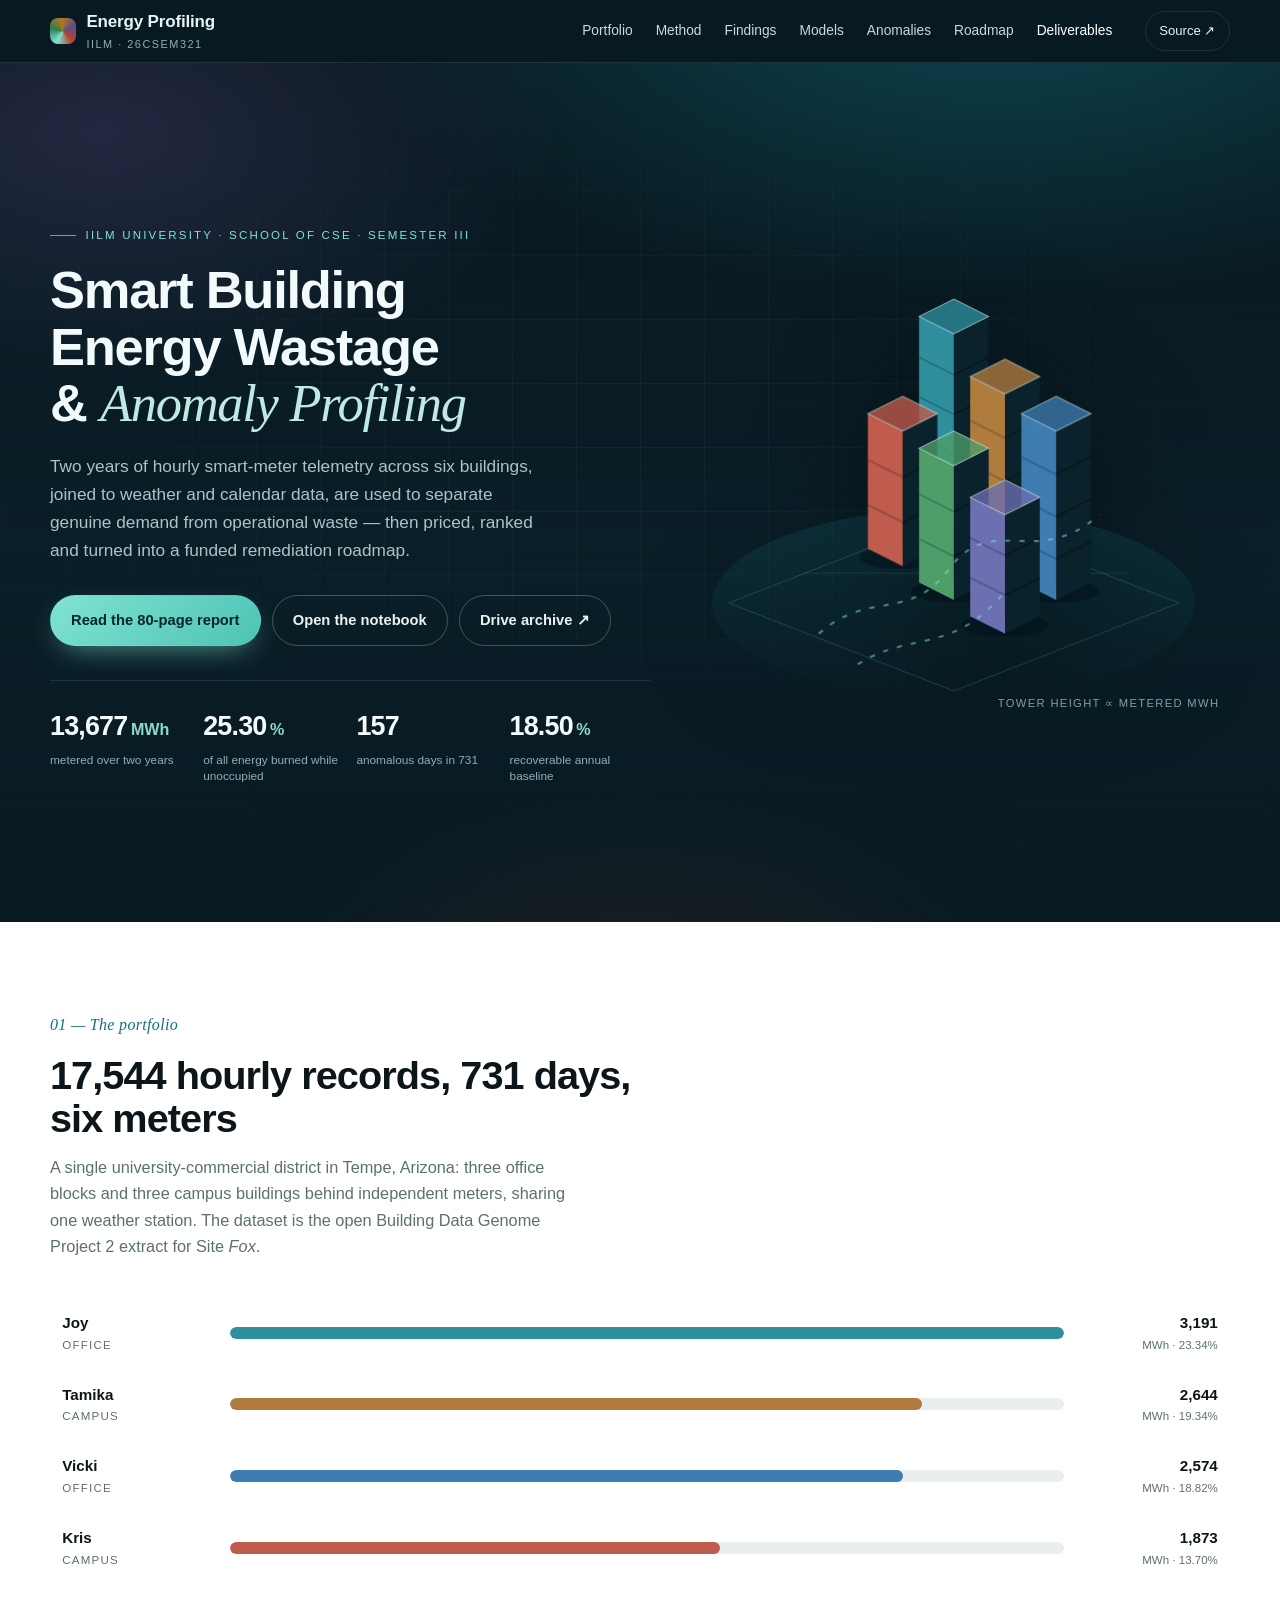
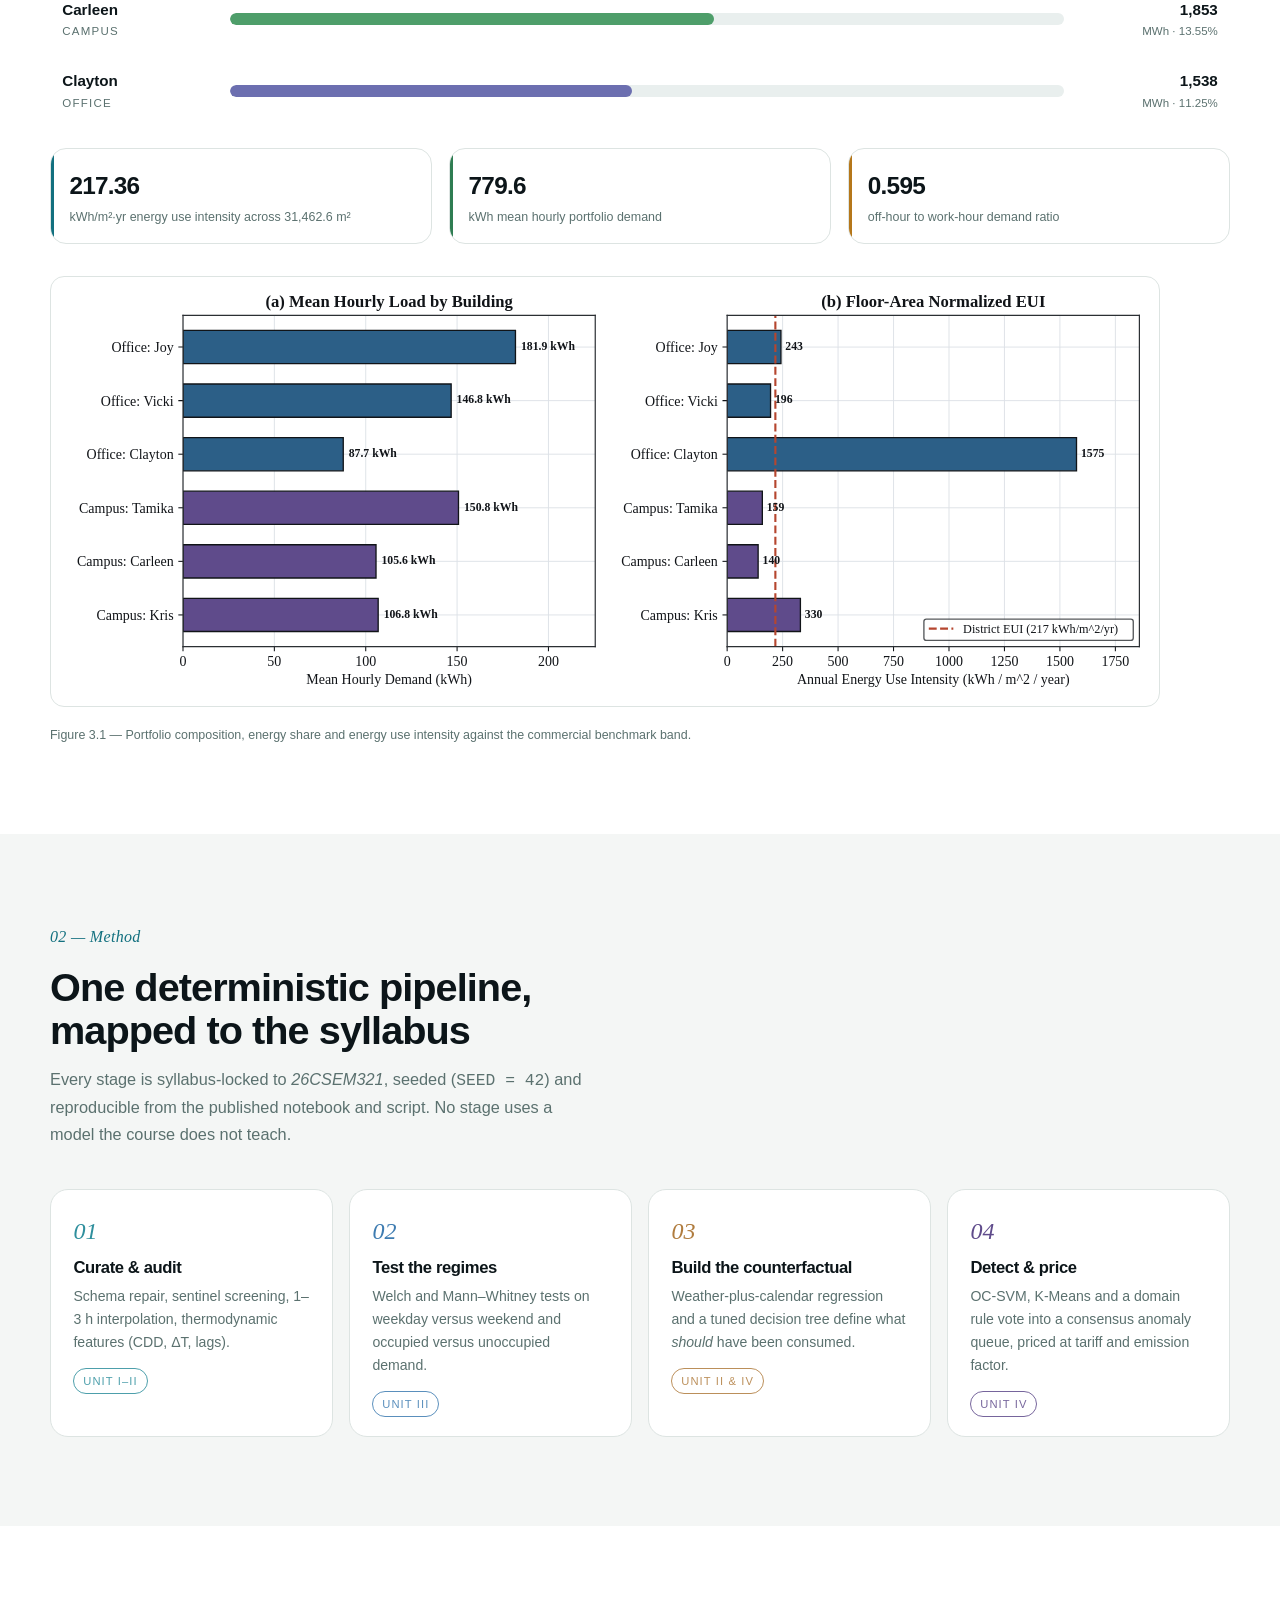
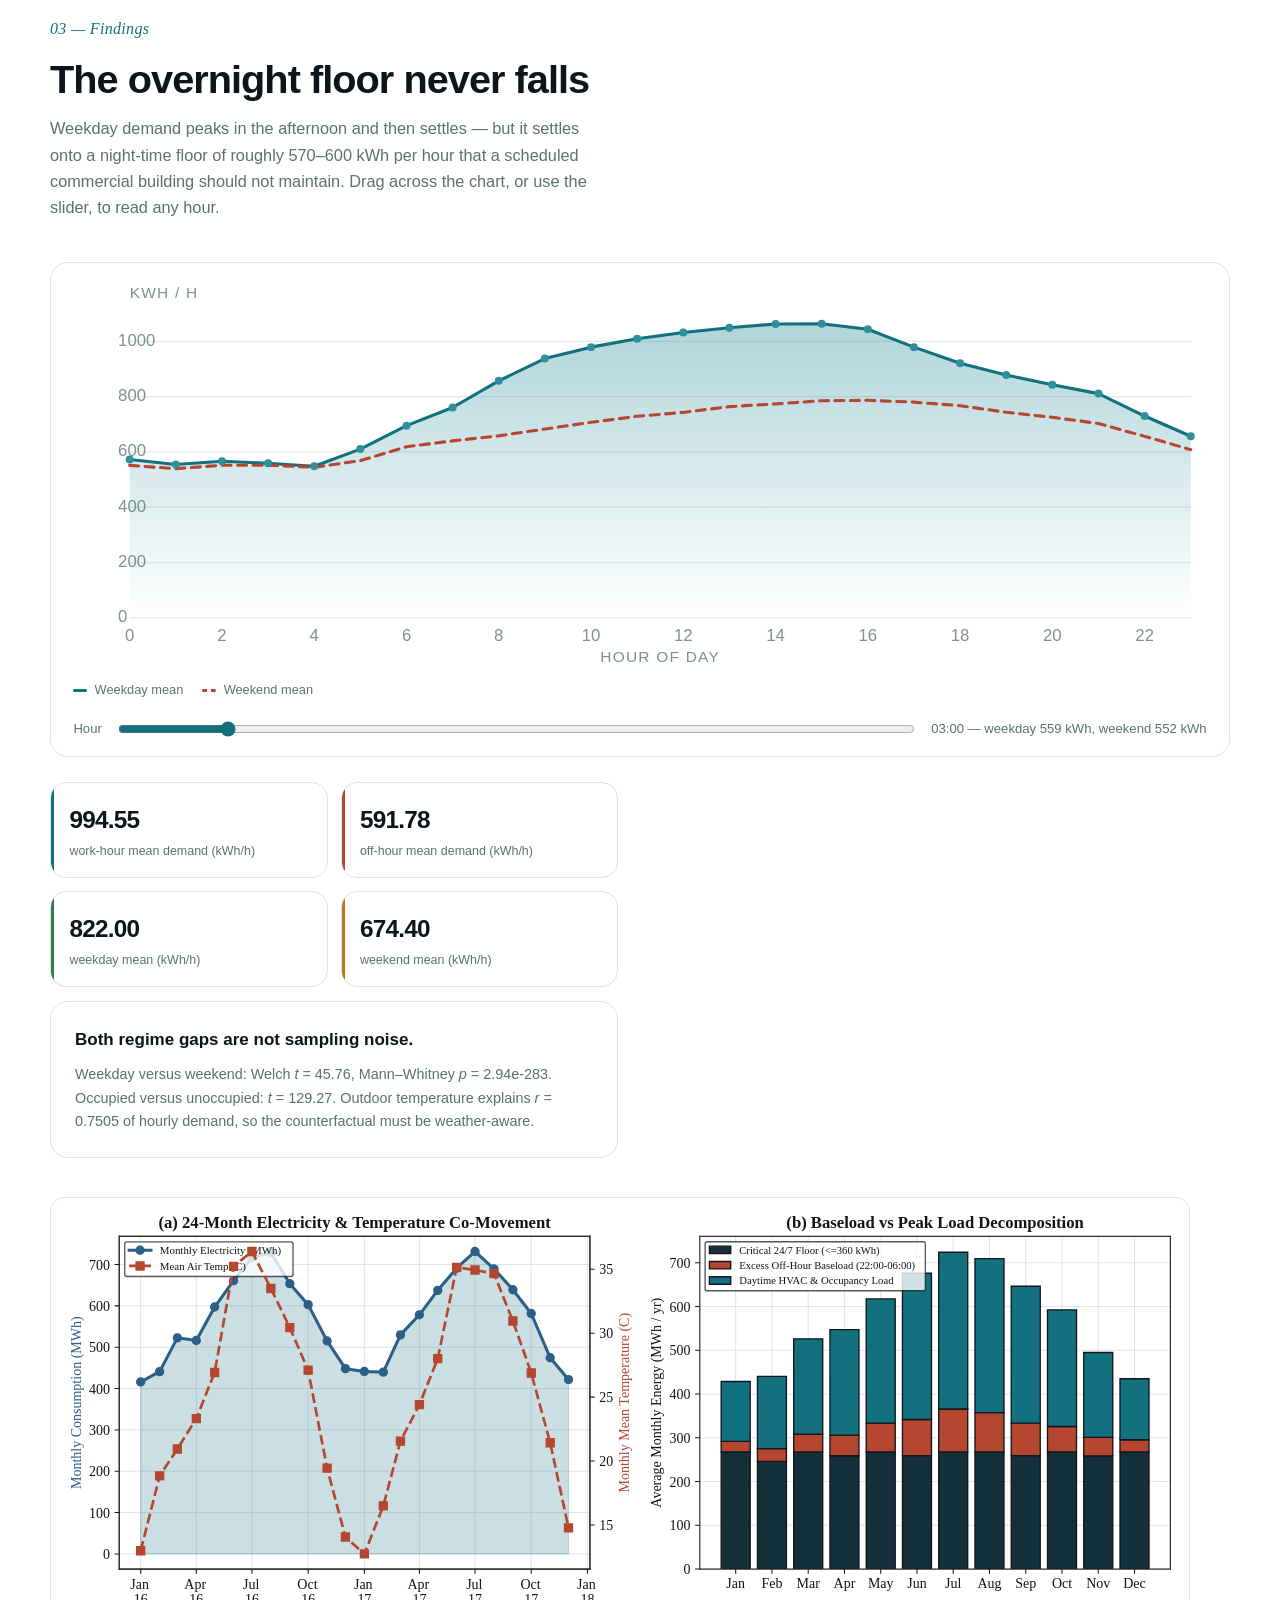
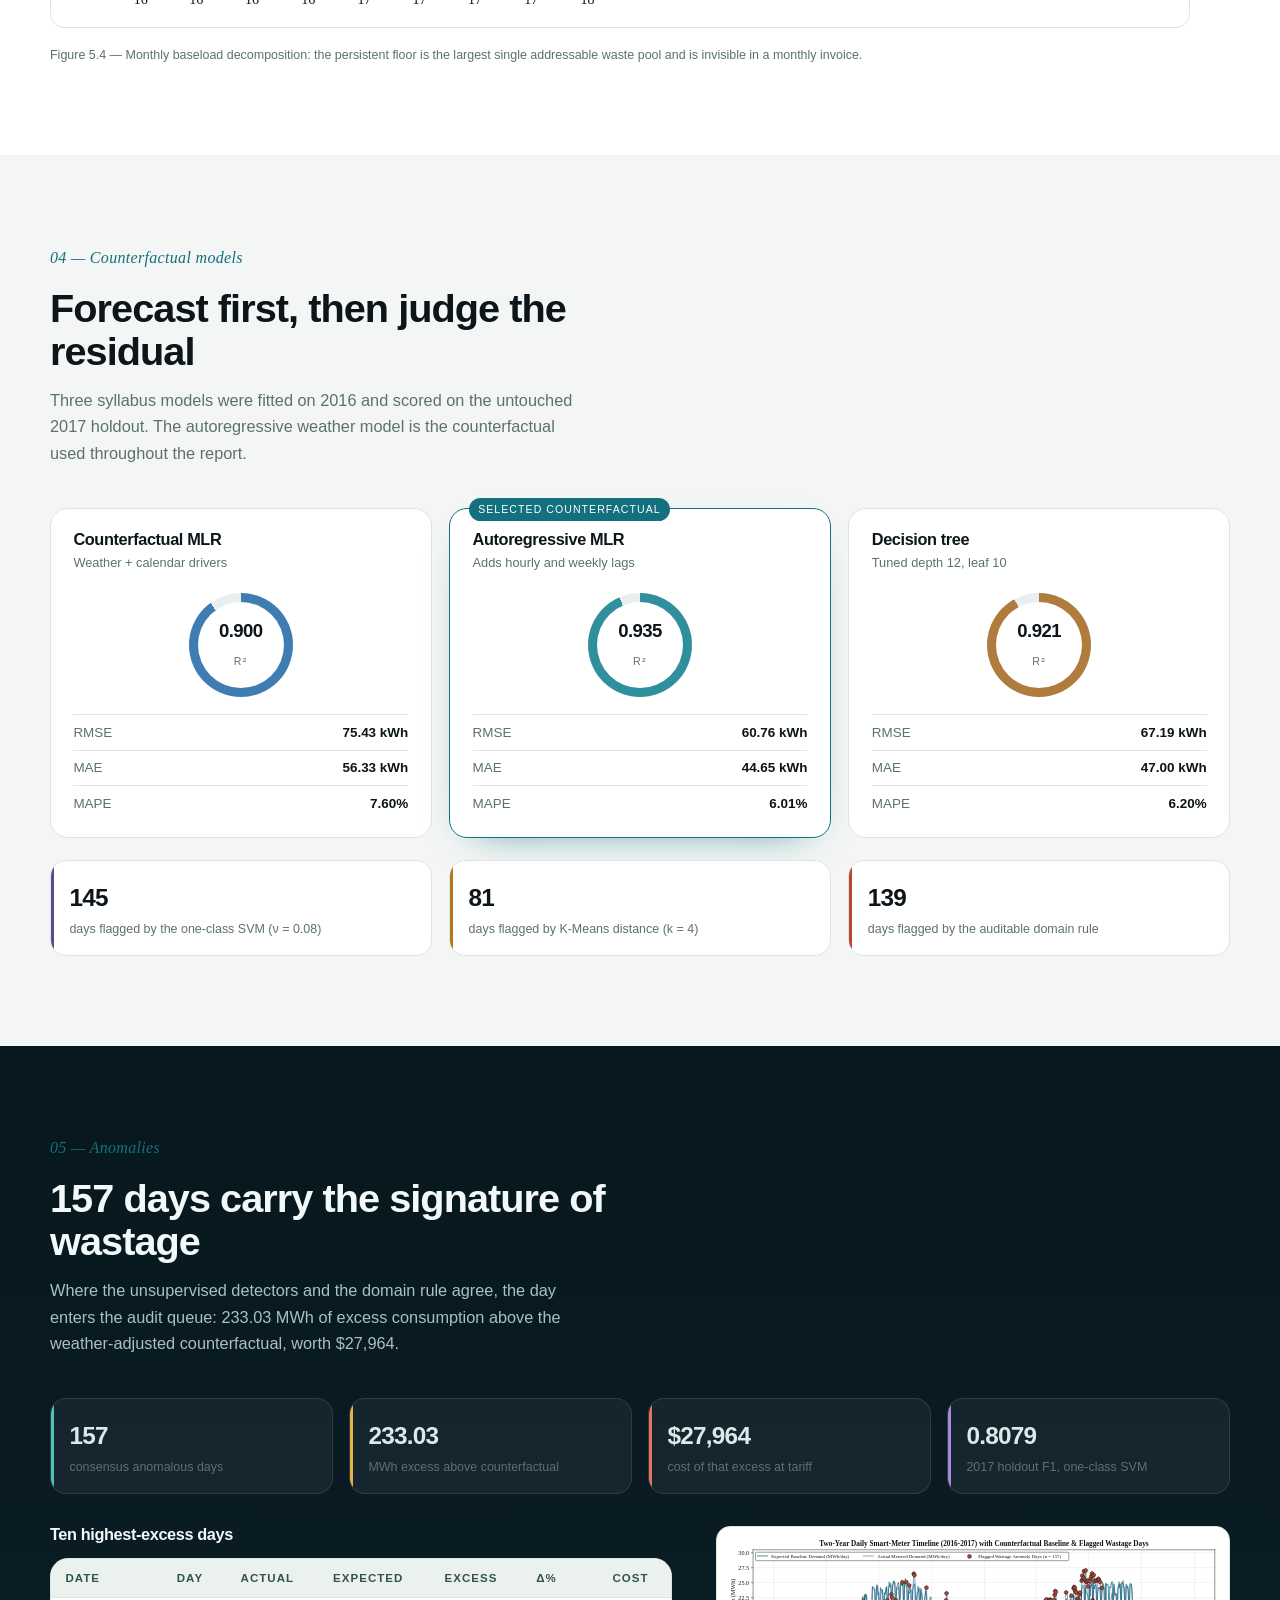
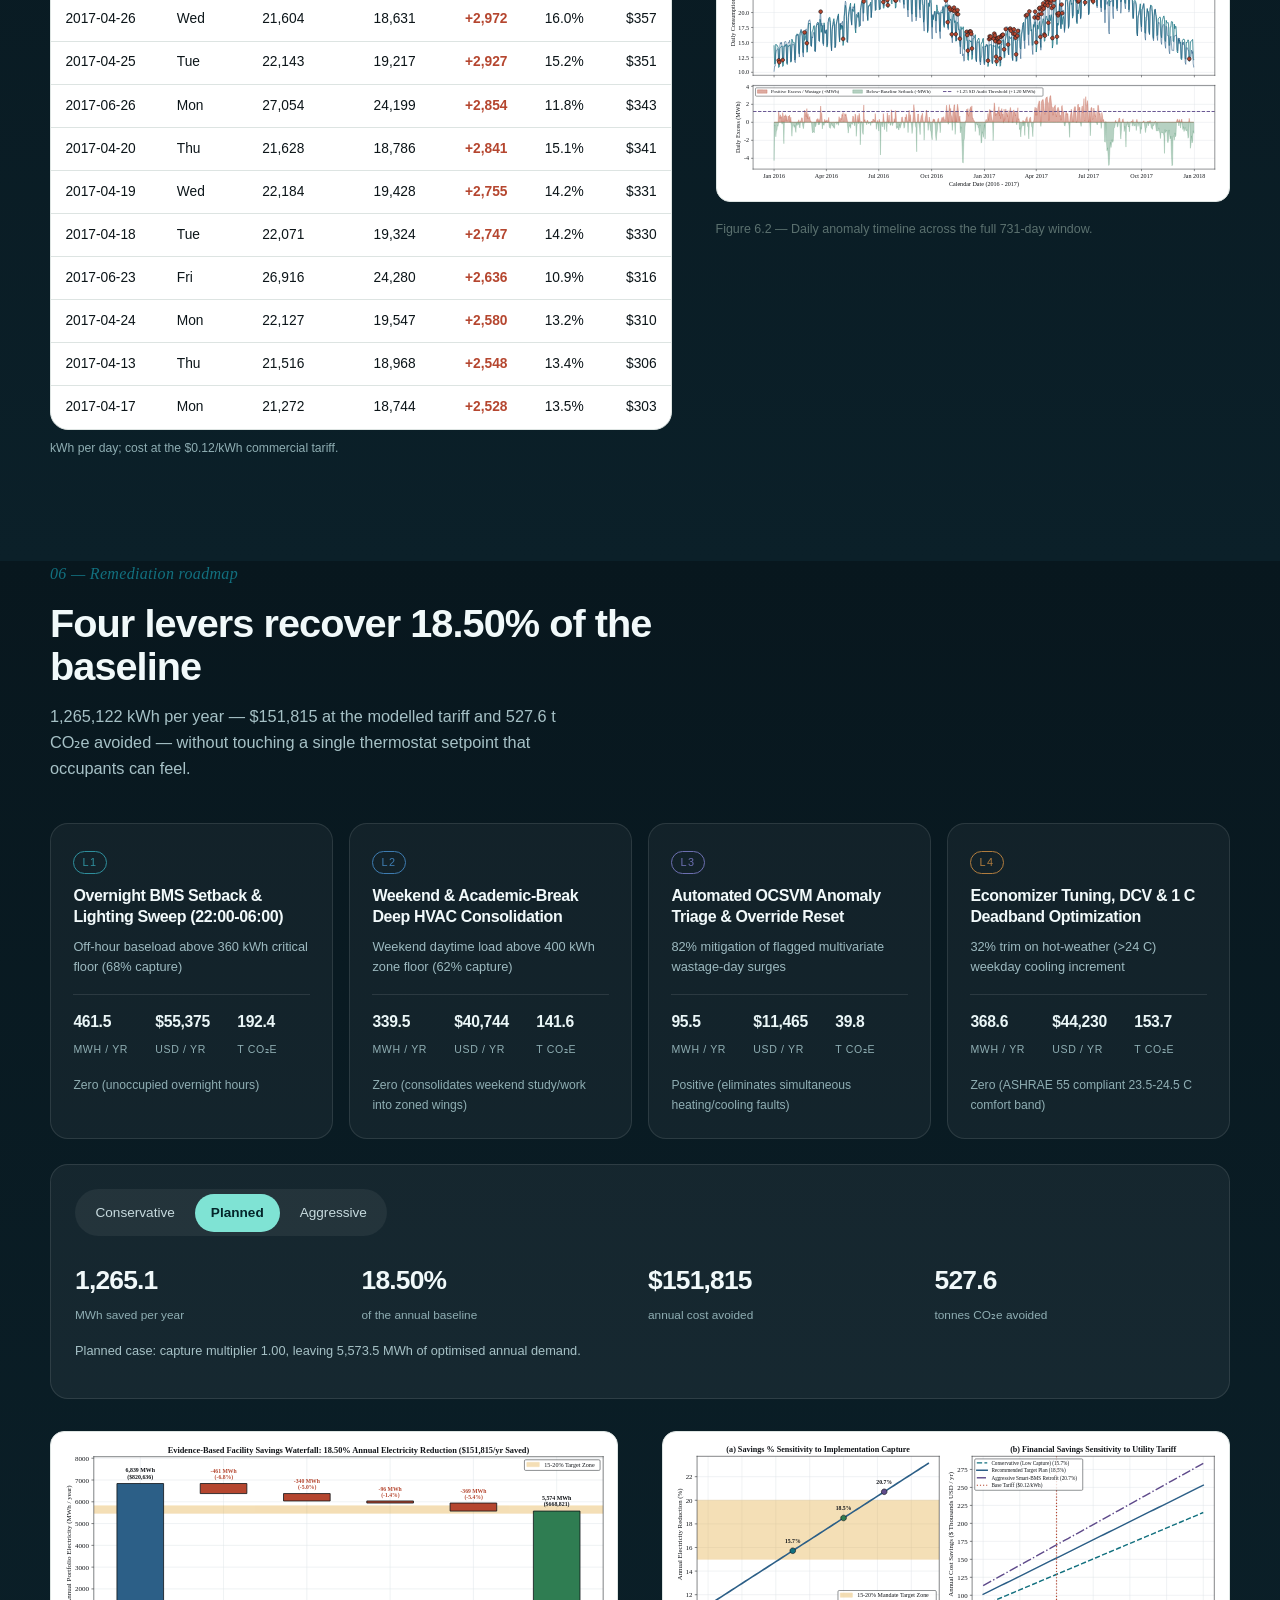
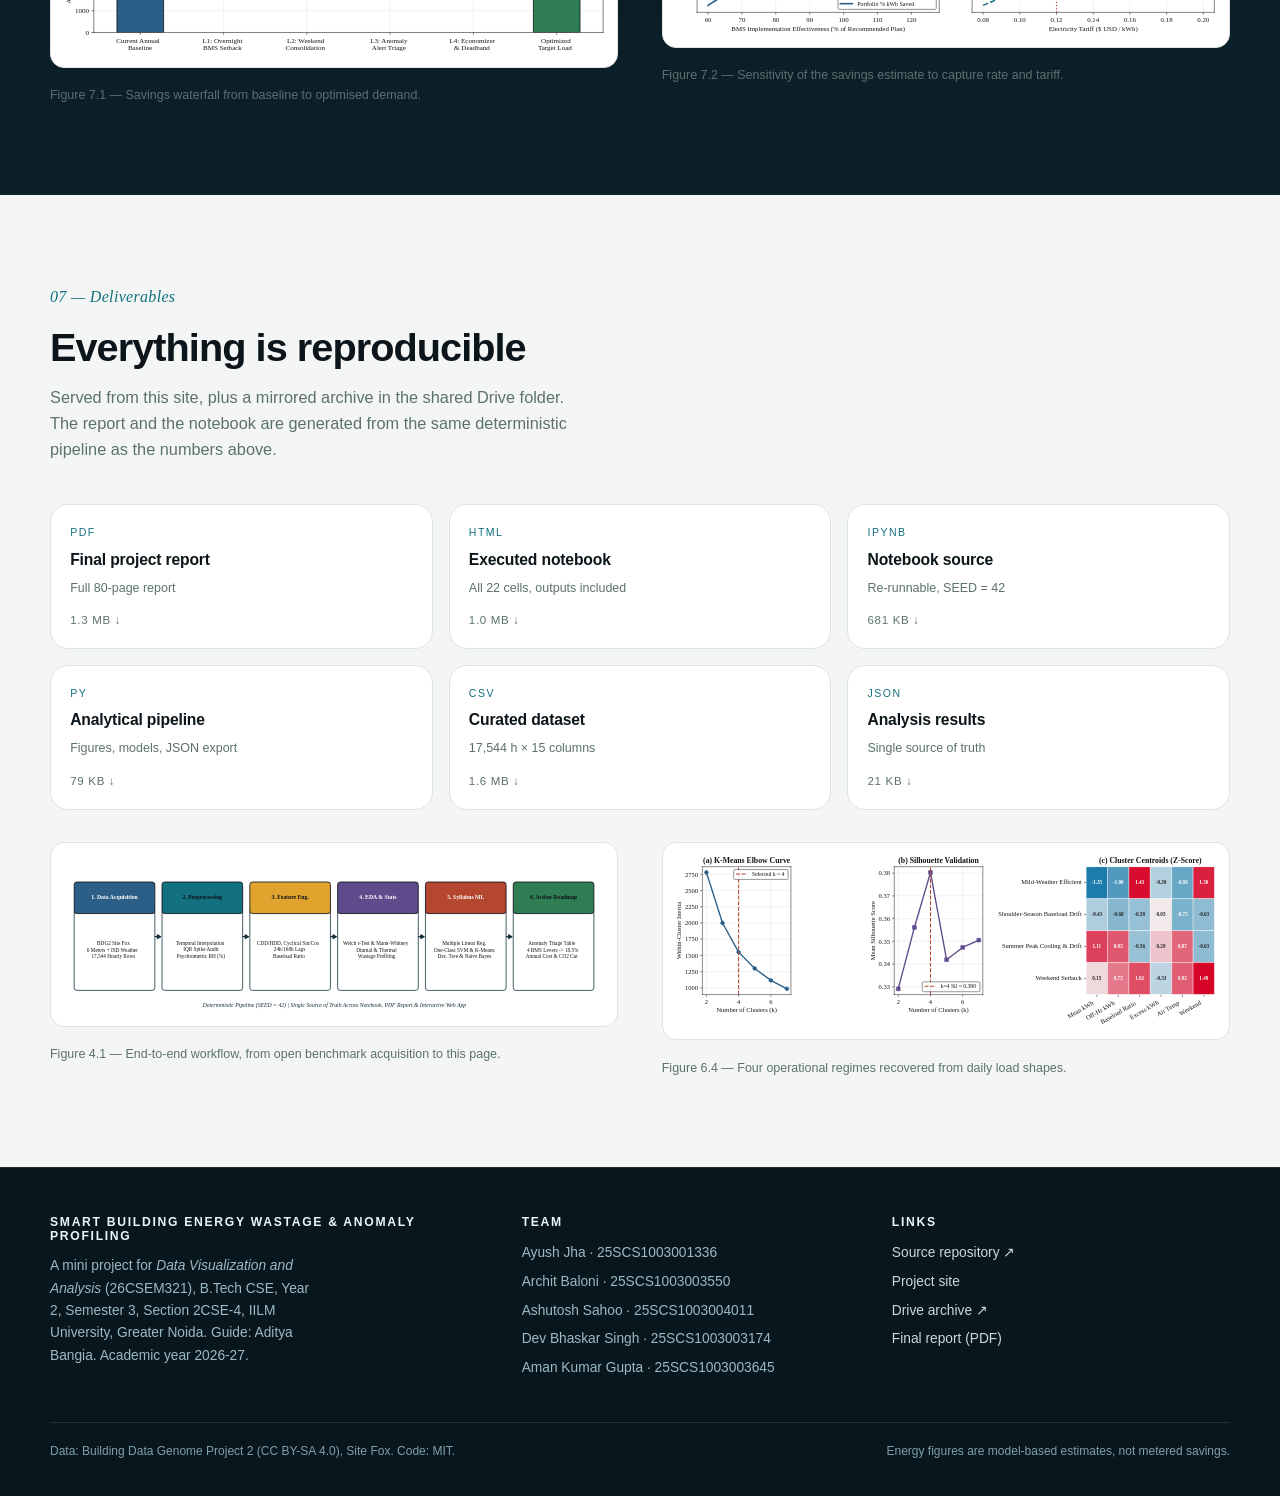
<file: deploy/index.html>
<!doctype html>
<html lang="en">
<head>
<meta charset="utf-8">
<meta name="viewport" content="width=device-width,initial-scale=1">
<title>Smart Building Energy Wastage &amp; Anomaly Profiling — IILM University</title>
<meta name="description" content="A data-driven study of operational energy wastage across a six-building smart-meter portfolio: 25.30% of metered energy is consumed while the buildings are unoccupied, and 18.50% of the annual baseline is recoverable through scheduling and control levers.">
<meta name="theme-color" content="#08171E">
<meta property="og:title" content="Smart Building Energy Wastage &amp; Anomaly Profiling">
<meta property="og:description" content="25.30% of metered energy is burned while the portfolio is unoccupied. 18.50% of the annual baseline is recoverable.">
<meta property="og:type" content="website">
<link rel="canonical" href="https://yourprogrammerayush.github.io/smart-building-energy-profiling/">
<style>
:root{
  --ink:#0C1519; --ink-2:#1D2E36; --muted:#5B716F; --surface:#FFFFFF; --paper:#F4F6F5;
  --line:#DDE4E2; --line-2:#C9D4D1;
  --deep:#08171E; --deep-2:#0D2530; --deep-line:rgba(255,255,255,.10);
  --teal:#12707F; --teal-l:#7FE3D4; --amber:#B5771A; --coral:#B5462F; --plum:#5F4B8B; --green:#2F7D52;
  --r:18px; --shell:1180px;
  --sans:ui-sans-serif,-apple-system,"Segoe UI",Roboto,"Helvetica Neue",Arial,"Noto Sans",sans-serif;
  --serif:ui-serif,"Iowan Old Style","Palatino Linotype",Palatino,Georgia,"Times New Roman",serif;
}
*{box-sizing:border-box}
html{scroll-behavior:smooth}
body{margin:0;background:var(--paper);color:var(--ink);font-family:var(--sans);
  font-size:17px;line-height:1.62;-webkit-font-smoothing:antialiased;text-rendering:optimizeLegibility}
h1,h2,h3,h4{margin:0;line-height:1.08;letter-spacing:-.024em;font-weight:650}
p{margin:0 0 1em}
a{color:var(--teal);text-underline-offset:3px}
img{max-width:100%}
:focus-visible{outline:2.5px solid var(--teal);outline-offset:3px;border-radius:4px}
.skip{position:absolute;left:-9999px;top:0;background:#fff;padding:.9rem 1.2rem;z-index:100;border-radius:0 0 10px 0}
.skip:focus{left:0}
.wrap{width:min(100% - 3rem,var(--shell));margin-inline:auto}

/* ---------- progress + nav ---------- */
.progress{position:fixed;inset:0 0 auto;height:3px;z-index:60;background:transparent}
.progress i{display:block;height:100%;width:0;background:linear-gradient(90deg,var(--teal),var(--green),var(--amber),var(--plum),var(--coral))}
.nav{position:sticky;top:0;z-index:50;backdrop-filter:blur(14px);
  background:#071A22;border-bottom:1px solid var(--deep-line)}
.nav .wrap{display:flex;align-items:center;gap:1.4rem;height:62px}
.brand{display:flex;align-items:center;gap:.65rem;color:#EAF3F4;text-decoration:none;font-weight:650;letter-spacing:-.01em}
.brand .dot{width:26px;height:26px;border-radius:8px;flex:none;
  background:conic-gradient(from 210deg,var(--teal-l),var(--green),var(--amber),var(--plum),var(--coral),var(--teal-l))}
.brand small{display:block;font-weight:450;font-size:.68rem;letter-spacing:.14em;text-transform:uppercase;color:#8FAEB3}
.nav nav{margin-left:auto;display:flex;gap:.2rem;overflow:auto;scrollbar-width:none}
.nav nav a{color:#C7DADE;text-decoration:none;font-size:.86rem;padding:.5rem .62rem;border-radius:8px;white-space:nowrap}
.nav nav a:hover{color:#fff;background:rgba(255,255,255,.07)}
.nav .ghost{border:1px solid var(--deep-line);color:#EAF3F4;text-decoration:none;font-size:.82rem;
  padding:.5rem .85rem;border-radius:999px;white-space:nowrap}
.nav .ghost:hover{border-color:var(--teal-l);color:#fff}

/* ---------- hero ---------- */
.hero{position:relative;overflow:hidden;background:
  radial-gradient(1100px 520px at 78% -10%,rgba(18,112,127,.55),transparent 62%),
  radial-gradient(760px 420px at 8% 8%,rgba(95,75,139,.30),transparent 60%),
  radial-gradient(700px 500px at 50% 120%,rgba(181,70,47,.18),transparent 60%),
  linear-gradient(180deg,#08171E,#0A1E27 55%,#081A22)}
.hero::after{content:"";position:absolute;inset:0;pointer-events:none;
  background-image:linear-gradient(rgba(255,255,255,.045) 1px,transparent 1px),
                   linear-gradient(90deg,rgba(255,255,255,.045) 1px,transparent 1px);
  background-size:64px 64px;mask-image:radial-gradient(80% 60% at 50% 40%,#000,transparent 78%)}
.hero .wrap{position:relative;z-index:2;display:grid;grid-template-columns:1.06fr .94fr;gap:3rem;
  align-items:center;padding:clamp(2.4rem,5vw,4.2rem) 0 clamp(2rem,4vw,3rem)}
.eyebrow{display:inline-flex;align-items:center;gap:.6rem;font-size:.72rem;letter-spacing:.19em;
  text-transform:uppercase;color:var(--teal-l);margin:0 0 1.1rem}
.eyebrow::before{content:"";width:26px;height:1px;background:currentColor;opacity:.7}
.hero h1{color:#F3FAFB;font-size:clamp(2.2rem,4.1vw,3.5rem);max-width:20ch;text-wrap:balance}
.hero h1 em{font-family:var(--serif);font-style:italic;font-weight:400;color:#BFE9E2}
.lede{color:#A9C4C9;font-size:clamp(1rem,1.35vw,1.12rem);max-width:52ch;margin-top:1.3rem}
.cta{display:flex;flex-wrap:wrap;gap:.7rem;margin-top:1.9rem}
.btn{display:inline-flex;align-items:center;gap:.5rem;text-decoration:none;font-size:.92rem;
  font-weight:600;padding:.78rem 1.25rem;border-radius:999px;border:1px solid transparent;transition:.18s}
.btn.primary{background:linear-gradient(135deg,var(--teal-l),#4EC3B4);color:#04252A;
  box-shadow:0 10px 30px -12px rgba(127,227,212,.75)}
.btn.primary:hover{transform:translateY(-1px);box-shadow:0 16px 36px -14px rgba(127,227,212,.9)}
.btn.line{border-color:rgba(255,255,255,.24);color:#EAF3F4}
.btn.line:hover{border-color:var(--teal-l);background:rgba(255,255,255,.05)}
.kpis{list-style:none;padding:0;margin:2.1rem 0 0;display:grid;grid-template-columns:repeat(4,1fr);
  gap:.8rem;border-top:1px solid var(--deep-line);padding-top:1.5rem}
.kpis b{display:block;color:#F3FAFB;font-size:clamp(1.25rem,2.1vw,1.72rem);letter-spacing:-.03em;
  font-variant-numeric:tabular-nums}
.kpis b i{font-style:normal;font-size:.6em;font-weight:600;letter-spacing:0;margin-left:.22rem;color:#8ED9CE}
.kpis span{display:block;color:#8FAEB3;font-size:.74rem;line-height:1.35;margin-top:.3rem}
.sky{position:relative}
.sky svg{width:100%;height:auto;display:block;filter:drop-shadow(0 30px 60px rgba(0,0,0,.45))}
.tower{transform-box:fill-box;transform-origin:50% 100%;animation:rise .95s cubic-bezier(.2,.8,.25,1) both;
  animation-delay:var(--d)}
@keyframes rise{from{opacity:0;transform:translateY(26px) scaleY(.82)}to{opacity:1;transform:none}}
.pulse{stroke-dasharray:5 9;animation:flow 4.5s linear infinite}
@keyframes flow{to{stroke-dashoffset:-140}}
.sky-cap{position:absolute;right:2%;bottom:-.4rem;color:#7FA0A6;font-size:.7rem;letter-spacing:.12em;text-transform:uppercase}

/* ---------- sections ---------- */
section{padding:clamp(3.4rem,7vw,6rem) 0;position:relative;scroll-margin-top:74px}
.sec-head{max-width:64ch;margin-bottom:2.6rem}
.sec-head .num{font-family:var(--serif);font-style:italic;color:var(--teal);font-size:1rem;letter-spacing:.02em}
.sec-head h2{font-size:clamp(1.75rem,3.1vw,2.5rem);margin:.5rem 0 .9rem}
.sec-head p{color:var(--muted);font-size:1.02rem;max-width:60ch}
.alt{background:var(--surface)}
.deep{background:linear-gradient(180deg,#08171E,#0B2029);color:#DCE9EB}
.deep h2,.deep h3{color:#F1F9FA}
.deep p{color:#A6C1C6}
.grid-2{display:grid;grid-template-columns:1fr 1fr;gap:clamp(1.6rem,3.4vw,3.2rem);align-items:start}
.grid-3{display:grid;grid-template-columns:repeat(3,1fr);gap:1.1rem}
.grid-4{display:grid;grid-template-columns:repeat(4,1fr);gap:1rem}
.card{background:var(--surface);border:1px solid var(--line);border-radius:var(--r);padding:1.5rem}
.deep .card{background:rgba(255,255,255,.04);border-color:var(--deep-line)}

/* stats */
.stat{border-radius:16px;border:1px solid var(--line);background:var(--surface);padding:1.05rem 1.15rem;
  position:relative;overflow:hidden}
.stat::before{content:"";position:absolute;inset:0 auto 0 0;width:3px;background:var(--hue,var(--teal))}
.stat b{display:block;font-size:clamp(1.2rem,1.9vw,1.55rem);letter-spacing:-.03em;font-variant-numeric:tabular-nums}
.stat span{color:var(--muted);font-size:.78rem;line-height:1.35;display:block;margin-top:.25rem}
.stat em{font-style:normal;color:var(--hue,var(--teal));font-weight:600}

/* composition */
.comp-list{list-style:none;margin:0;padding:0;display:grid;gap:.55rem}
.comp{display:grid;grid-template-columns:9.5rem 1fr 8.6rem;align-items:center;gap:1rem;
  padding:.55rem .7rem;border-radius:12px;border:1px solid transparent;transition:.16s;cursor:default}
.comp:hover,.comp:focus-visible{background:#EFF4F3;border-color:var(--line)}
.comp-name{font-weight:620;font-size:.95rem}
.comp-name em{display:block;font-style:normal;font-weight:450;color:var(--muted);font-size:.72rem;
  text-transform:uppercase;letter-spacing:.11em}
.comp-bar{height:12px;border-radius:999px;background:#E9EFEE;overflow:hidden}
.comp-bar i{display:block;height:100%;border-radius:999px;background:var(--hue);
  transition:width .9s cubic-bezier(.2,.8,.25,1)}
.comp-val{text-align:right;font-variant-numeric:tabular-nums;font-weight:620;font-size:.95rem}
.comp-val em{display:block;font-style:normal;font-weight:450;color:var(--muted);font-size:.72rem}

/* steps */
.step{position:relative;padding:1.4rem 1.4rem 1.2rem;border-radius:var(--r);
  background:var(--surface);border:1px solid var(--line)}
.step .no{font-family:var(--serif);font-style:italic;font-size:1.5rem;color:var(--hue)}
.step h3{font-size:1.04rem;margin:.5rem 0 .5rem}
.step p{font-size:.88rem;color:var(--muted);margin:0}
.step .unit{display:inline-block;margin-top:.9rem;font-size:.7rem;letter-spacing:.1em;text-transform:uppercase;
  color:var(--hue);border:1px solid currentColor;border-radius:999px;padding:.18rem .55rem;opacity:.85}

/* chart */
.chart{width:100%;height:auto;display:block;overflow:visible}
.gl{stroke:#E3EAE8;stroke-width:1}
.gt{fill:#7E918E;font-size:13px;font-family:var(--sans);font-variant-numeric:tabular-nums}
.cap{fill:#7E918E;font-size:12px;letter-spacing:.08em;text-transform:uppercase}
.ln{stroke-width:2.4;stroke-linejoin:round;stroke-linecap:round}
.ln-wd{stroke:#12707F}
.ln-we{stroke:#B5462F}
.xref{stroke:#0C1519;stroke-width:1;stroke-dasharray:3 4;opacity:0;transition:opacity .15s}
.xdot{fill:#0C1519;opacity:0}
.chart-wrap{position:relative}
.tip{position:absolute;pointer-events:none;transform:translate(-50%,-115%);background:var(--ink);
  color:#fff;font-size:.78rem;padding:.45rem .6rem;border-radius:9px;opacity:0;transition:opacity .14s;
  white-space:nowrap;font-variant-numeric:tabular-nums;z-index:3}
.tip b{color:var(--teal-l)}
.legend{display:flex;gap:1.2rem;flex-wrap:wrap;font-size:.8rem;color:var(--muted);margin-top:.7rem}
.legend i{display:inline-block;width:14px;height:3px;border-radius:2px;margin-right:.45rem;vertical-align:middle}
.slider{display:flex;align-items:center;gap:.9rem;margin-top:1.1rem;font-size:.82rem;color:var(--muted)}
.slider input{flex:1;accent-color:var(--teal)}

/* models */
.mcard{background:var(--surface);border:1px solid var(--line);border-radius:var(--r);padding:1.4rem;
  display:flex;flex-direction:column;gap:1rem;position:relative}
.mcard.best{border-color:var(--teal);box-shadow:0 16px 40px -28px rgba(18,112,127,.9)}
.mcard.best::after{content:"Selected counterfactual";position:absolute;top:-.68rem;left:1.2rem;
  background:var(--teal);color:#fff;font-size:.66rem;letter-spacing:.1em;text-transform:uppercase;
  padding:.2rem .55rem;border-radius:999px}
.mcard h3{font-size:1.02rem}
.mcard header p{font-size:.8rem;color:var(--muted);margin:.25rem 0 0}
.ring{width:104px;height:104px;border-radius:50%;margin:.2rem auto .1rem;display:grid;place-items:center;
  background:conic-gradient(var(--hue) calc(var(--p) * 1%),#E9EFEE 0);position:relative}
.ring::before{content:"";position:absolute;inset:9px;background:var(--surface);border-radius:50%}
.ring span{position:relative;text-align:center}
.ring b{display:block;font-size:1.16rem;letter-spacing:-.03em;font-variant-numeric:tabular-nums}
.ring em{font-style:normal;font-size:.66rem;letter-spacing:.14em;color:var(--muted);text-transform:uppercase}
.mcard dl{display:grid;gap:.4rem;margin:0;font-size:.84rem}
.mcard dl div{display:flex;justify-content:space-between;border-top:1px solid var(--line);padding-top:.4rem}
.mcard dt{color:var(--muted)}
.mcard dd{margin:0;font-weight:600;font-variant-numeric:tabular-nums}

/* table */
.tbl-wrap{overflow-x:auto;border:1px solid var(--line);border-radius:var(--r);background:var(--surface)}
table{border-collapse:collapse;width:100%;font-size:.86rem;min-width:620px}
th,td{text-align:left;padding:.62rem .9rem;border-bottom:1px solid var(--line)}
th{background:#F0F5F4;font-size:.72rem;letter-spacing:.09em;text-transform:uppercase;color:#3F5C5A;font-weight:650}
tbody tr:hover{background:#F7FAF9}
td.num{text-align:right;font-variant-numeric:tabular-nums}
td.hi{color:var(--coral);font-weight:650}
tr:last-child td{border-bottom:none}
.deep table,.deep th,.deep td{color:var(--ink)}
.deep th{background:#EAF1EF;color:#33514F}
.deep td.hi{color:var(--coral)}
.deep tbody tr:hover{background:#F2F7F6}
.deep h3,.deep h2{color:#F1F9FA}

/* levers */
.lever{background:rgba(255,255,255,.045);border:1px solid var(--deep-line);border-radius:var(--r);padding:1.4rem}
.lever .tag{display:inline-block;font-size:.68rem;letter-spacing:.14em;color:var(--hue);
  border:1px solid currentColor;border-radius:999px;padding:.12rem .5rem;margin-bottom:.75rem}
.lever h3{font-size:1rem;line-height:1.3}
.lever .tgt{font-size:.8rem;color:#9DBAC0;margin:.55rem 0 1rem}
.lever-nums{display:grid;grid-template-columns:repeat(3,1fr);gap:.6rem;border-top:1px solid var(--deep-line);padding-top:.85rem}
.lever-nums b{display:block;color:#EAF6F7;font-size:.98rem;font-variant-numeric:tabular-nums;letter-spacing:-.02em}
.lever-nums em{font-style:normal;font-size:.66rem;color:#8FAEB3;letter-spacing:.06em;text-transform:uppercase}
.lever .cmf{font-size:.76rem;color:#8FAEB3;margin:.9rem 0 0}

/* scenario tabs */
.tabs{display:inline-flex;gap:.25rem;background:rgba(255,255,255,.06);padding:.28rem;border-radius:999px}
.tabs button{appearance:none;border:0;background:transparent;color:#C7DADE;font:inherit;font-size:.85rem;
  padding:.5rem 1rem;border-radius:999px;cursor:pointer}
.tabs button[aria-selected="true"]{background:var(--teal-l);color:#04252A;font-weight:650}
.sc-grid{display:grid;grid-template-columns:repeat(4,1fr);gap:1rem;margin-top:1.4rem}
.sc-grid b{display:block;font-size:clamp(1.2rem,2.2vw,1.65rem);color:#F1F9FA;letter-spacing:-.03em;
  font-variant-numeric:tabular-nums}
.sc-grid em{font-style:normal;font-size:.74rem;color:#8FAEB3;display:block;margin-top:.25rem}
.sc-note{font-size:.8rem;color:#8FAEB3;margin-top:1rem}

/* deliverables */
.dl-grid{display:grid;grid-template-columns:repeat(3,1fr);gap:1rem}
.dl{display:flex;flex-direction:column;gap:.35rem;text-decoration:none;color:inherit;background:var(--surface);
  border:1px solid var(--line);border-radius:var(--r);padding:1.15rem 1.2rem;transition:.18s}
.dl:hover{transform:translateY(-2px);border-color:var(--teal);box-shadow:0 18px 36px -26px rgba(12,21,25,.55)}
.dl-kind{font-size:.66rem;letter-spacing:.14em;color:var(--teal);text-transform:uppercase}
.dl strong{font-size:.98rem;letter-spacing:-.01em}
.dl-note{font-size:.78rem;color:var(--muted)}
.dl-size{margin-top:.5rem;font-size:.72rem;color:var(--muted);letter-spacing:.06em}

/* figures */
figure{margin:0}
figure img{border:1px solid var(--line);border-radius:14px;background:#fff;padding:.6rem}
figcaption{font-size:.78rem;color:var(--muted);margin-top:.55rem}

/* footer */
footer{background:var(--deep);color:#9DBAC0;padding:3rem 0 2.2rem;border-top:1px solid var(--deep-line)}
footer .wrap{display:grid;grid-template-columns:1.3fr 1fr 1fr;gap:2rem}
footer h4{color:#EAF6F7;font-size:.76rem;letter-spacing:.14em;text-transform:uppercase;margin-bottom:.8rem}
footer a{color:#C7DADE;text-decoration:none}
footer a:hover{color:var(--teal-l);text-decoration:underline}
footer ul{list-style:none;margin:0;padding:0;display:grid;gap:.4rem;font-size:.86rem}
footer .fine{grid-column:1/-1;border-top:1px solid var(--deep-line);padding-top:1.2rem;margin-top:.6rem;
  font-size:.75rem;color:#7FA0A6;display:flex;justify-content:space-between;gap:1rem;flex-wrap:wrap}

/* reveal */
.js .reveal{opacity:0;transform:translateY(16px)}
.js .reveal.in{opacity:1;transform:none;transition:opacity .7s cubic-bezier(.2,.8,.25,1),transform .7s cubic-bezier(.2,.8,.25,1)}
@media (prefers-reduced-motion:reduce){
  html{scroll-behavior:auto}
  .js .reveal{opacity:1!important;transform:none!important}
  .tower,.pulse{animation:none!important}
  .comp-bar i{transition:none}
}
@media (max-width:1000px){
  .hero .wrap{grid-template-columns:1fr;padding-top:3rem}
  .sky{order:-1;max-width:520px;margin-inline:auto}
  .grid-2,.grid-3,.grid-4,.dl-grid,.sc-grid,footer .wrap{grid-template-columns:1fr 1fr}
  .kpis{grid-template-columns:1fr 1fr}
}
@media (max-width:640px){
  body{font-size:16px}
  .nav nav{display:none}
  .grid-2,.grid-3,.grid-4,.dl-grid,.sc-grid,footer .wrap{grid-template-columns:1fr}
  .comp{grid-template-columns:1fr auto;row-gap:.4rem}
  .comp-bar{grid-column:1/-1}
  .comp-val{text-align:right}
}
</style>
</head>
<body>
<a class="skip" href="#main">Skip to content</a>
<div class="progress" aria-hidden="true"><i></i></div>

<header class="nav">
  <div class="wrap">
    <a class="brand" href="#top">
      <span class="dot" aria-hidden="true"></span>
      <span>Energy Profiling<small>IILM · 26CSEM321</small></span>
    </a>
    <nav aria-label="Sections">
      <a href="#scope">Portfolio</a>
      <a href="#method">Method</a>
      <a href="#findings">Findings</a>
      <a href="#models">Models</a>
      <a href="#anomalies">Anomalies</a>
      <a href="#roadmap">Roadmap</a>
      <a href="#deliverables">Deliverables</a>
    </nav>
    <a class="ghost" href="https://github.com/yourprogrammerayush/smart-building-energy-profiling" target="_blank" rel="noopener">Source ↗</a>
  </div>
</header>

<main id="main">
  <section class="hero" id="top">
    <div class="wrap">
      <div>
        <p class="eyebrow">IILM University · School of CSE · Semester III</p>
        <h1>Smart Building Energy Wastage &amp; <em>Anomaly Profiling</em></h1>
        <p class="lede">Two years of hourly smart-meter telemetry across six buildings, joined to
          weather and calendar data, are used to separate genuine demand from operational waste —
          then priced, ranked and turned into a funded remediation roadmap.</p>
        <div class="cta">
          <a class="btn primary" href="reports/Final-Project-Report.pdf">Read the 80-page report</a>
          <a class="btn line" href="notebook/Analysis-Notebook.html">Open the notebook</a>
          <a class="btn line" href="https://drive.google.com/drive/folders/11nythpv22YAKNrwq1X8lfrp4Fq-hj01C" target="_blank" rel="noopener">Drive archive ↗</a>
        </div>
        <ul class="kpis"><li><b data-count="13677.27" data-dp="0">13,677<i>MWh</i></b><span>metered over two years</span></li><li><b data-count="25.3" data-dp="2">25.30<i>%</i></b><span>of all energy burned while unoccupied</span></li><li><b data-count="157" data-dp="0">157</b><span>anomalous days in 731</span></li><li><b data-count="18.5" data-dp="2">18.50<i>%</i></b><span>recoverable annual baseline</span></li></ul>
      </div>
      <div class="sky">
        <svg viewBox="0 0 520 400" role="img"
             aria-label="Six isometric towers whose heights are proportional to each building's two-year energy use.">
          <defs>
            <linearGradient id="floor" x1="0" y1="0" x2="0" y2="1">
              <stop offset="0%" stop-color="#12707F" stop-opacity=".22"/>
              <stop offset="100%" stop-color="#12707F" stop-opacity="0"/>
            </linearGradient>
          </defs>
          <ellipse cx="250" cy="300" rx="236" ry="92" fill="url(#floor)"/>
          <g stroke="#7FE3D4" stroke-opacity=".16" stroke-width="1">
            <path d="M30,300 L250,214 L470,300 L250,386 Z" fill="none"/>
            <path d="M104,271 L420,271 M177,242 L347,242" fill="none" opacity=".7"/>
          </g>
          
  <g class="tower" style="--d:0.00s">
    <ellipse cx="250.0" cy="222.5" rx="42" ry="11"
             fill="#04121A" opacity=".55"/>
    <polygon points="216.0,20.0 250.0,37.0 250.0,231.0 216.0,214.0" fill="#2F8F9D"/>
    <polygon points="250.0,37.0 284.0,20.0 284.0,214.0 250.0,231.0" fill="#0A222B"/>
    <polygon points="250.0,3.0 284.0,20.0 250.0,37.0 216.0,20.0" fill="#2F8F9D" opacity=".78"/>
    <polygon points="250.0,3.0 284.0,20.0 250.0,37.0 216.0,20.0" fill="none" stroke="#D8F4F2" stroke-opacity=".5" stroke-width="1.1"/>
    <path d="M216.0,175.2 L250.0,192.2 L250.0,194.4 L216.0,177.4 Z" fill="#08171E" opacity=".22"/><path d="M250.0,192.2 L284.0,175.2 L284.0,177.4 L250.0,194.4 Z" fill="#000" opacity=".30"/><path d="M216.0,136.4 L250.0,153.4 L250.0,155.6 L216.0,138.6 Z" fill="#08171E" opacity=".22"/><path d="M250.0,153.4 L284.0,136.4 L284.0,138.6 L250.0,155.6 Z" fill="#000" opacity=".30"/><path d="M216.0,97.6 L250.0,114.6 L250.0,116.8 L216.0,99.8 Z" fill="#08171E" opacity=".22"/><path d="M250.0,114.6 L284.0,97.6 L284.0,99.8 L250.0,116.8 Z" fill="#000" opacity=".30"/><path d="M216.0,58.8 L250.0,75.8 L250.0,78.0 L216.0,61.0 Z" fill="#08171E" opacity=".22"/><path d="M250.0,75.8 L284.0,58.8 L284.0,61.0 L250.0,78.0 Z" fill="#000" opacity=".30"/>
  </g>

  <g class="tower" style="--d:0.08s">
    <ellipse cx="200.0" cy="255.5" rx="42" ry="11"
             fill="#04121A" opacity=".55"/>
    <polygon points="166.0,115.0 200.0,132.0 200.0,264.0 166.0,247.0" fill="#C05B4D"/>
    <polygon points="200.0,132.0 234.0,115.0 234.0,247.0 200.0,264.0" fill="#0A222B"/>
    <polygon points="200.0,98.0 234.0,115.0 200.0,132.0 166.0,115.0" fill="#C05B4D" opacity=".78"/>
    <polygon points="200.0,98.0 234.0,115.0 200.0,132.0 166.0,115.0" fill="none" stroke="#D8F4F2" stroke-opacity=".5" stroke-width="1.1"/>
    <path d="M166.0,203.0 L200.0,220.0 L200.0,222.2 L166.0,205.2 Z" fill="#08171E" opacity=".22"/><path d="M200.0,220.0 L234.0,203.0 L234.0,205.2 L200.0,222.2 Z" fill="#000" opacity=".30"/><path d="M166.0,159.0 L200.0,176.0 L200.0,178.2 L166.0,161.2 Z" fill="#08171E" opacity=".22"/><path d="M200.0,176.0 L234.0,159.0 L234.0,161.2 L200.0,178.2 Z" fill="#000" opacity=".30"/>
  </g>

  <g class="tower" style="--d:0.16s">
    <ellipse cx="300.0" cy="255.5" rx="42" ry="11"
             fill="#04121A" opacity=".55"/>
    <polygon points="266.0,78.7 300.0,95.7 300.0,264.0 266.0,247.0" fill="#B07C3E"/>
    <polygon points="300.0,95.7 334.0,78.7 334.0,247.0 300.0,264.0" fill="#0A222B"/>
    <polygon points="300.0,61.7 334.0,78.7 300.0,95.7 266.0,78.7" fill="#B07C3E" opacity=".78"/>
    <polygon points="300.0,61.7 334.0,78.7 300.0,95.7 266.0,78.7" fill="none" stroke="#D8F4F2" stroke-opacity=".5" stroke-width="1.1"/>
    <path d="M266.0,204.9 L300.0,221.9 L300.0,224.1 L266.0,207.1 Z" fill="#08171E" opacity=".22"/><path d="M300.0,221.9 L334.0,204.9 L334.0,207.1 L300.0,224.1 Z" fill="#000" opacity=".30"/><path d="M266.0,162.9 L300.0,179.9 L300.0,182.1 L266.0,165.1 Z" fill="#08171E" opacity=".22"/><path d="M300.0,179.9 L334.0,162.9 L334.0,165.1 L300.0,182.1 Z" fill="#000" opacity=".30"/><path d="M266.0,120.8 L300.0,137.8 L300.0,140.0 L266.0,123.0 Z" fill="#08171E" opacity=".22"/><path d="M300.0,137.8 L334.0,120.8 L334.0,123.0 L300.0,140.0 Z" fill="#000" opacity=".30"/>
  </g>

  <g class="tower" style="--d:0.24s">
    <ellipse cx="250.0" cy="288.5" rx="42" ry="11"
             fill="#04121A" opacity=".55"/>
    <polygon points="216.0,148.9 250.0,165.9 250.0,297.0 216.0,280.0" fill="#4E9E6A"/>
    <polygon points="250.0,165.9 284.0,148.9 284.0,280.0 250.0,297.0" fill="#0A222B"/>
    <polygon points="250.0,131.9 284.0,148.9 250.0,165.9 216.0,148.9" fill="#4E9E6A" opacity=".78"/>
    <polygon points="250.0,131.9 284.0,148.9 250.0,165.9 216.0,148.9" fill="none" stroke="#D8F4F2" stroke-opacity=".5" stroke-width="1.1"/>
    <path d="M216.0,236.3 L250.0,253.3 L250.0,255.5 L216.0,238.5 Z" fill="#08171E" opacity=".22"/><path d="M250.0,253.3 L284.0,236.3 L284.0,238.5 L250.0,255.5 Z" fill="#000" opacity=".30"/><path d="M216.0,192.6 L250.0,209.6 L250.0,211.8 L216.0,194.8 Z" fill="#08171E" opacity=".22"/><path d="M250.0,209.6 L284.0,192.6 L284.0,194.8 L250.0,211.8 Z" fill="#000" opacity=".30"/>
  </g>

  <g class="tower" style="--d:0.32s">
    <ellipse cx="350.0" cy="288.5" rx="42" ry="11"
             fill="#04121A" opacity=".55"/>
    <polygon points="316.0,115.0 350.0,132.0 350.0,297.0 316.0,280.0" fill="#3E7CB1"/>
    <polygon points="350.0,132.0 384.0,115.0 384.0,280.0 350.0,297.0" fill="#0A222B"/>
    <polygon points="350.0,98.0 384.0,115.0 350.0,132.0 316.0,115.0" fill="#3E7CB1" opacity=".78"/>
    <polygon points="350.0,98.0 384.0,115.0 350.0,132.0 316.0,115.0" fill="none" stroke="#D8F4F2" stroke-opacity=".5" stroke-width="1.1"/>
    <path d="M316.0,238.8 L350.0,255.8 L350.0,258.0 L316.0,241.0 Z" fill="#08171E" opacity=".22"/><path d="M350.0,255.8 L384.0,238.8 L384.0,241.0 L350.0,258.0 Z" fill="#000" opacity=".30"/><path d="M316.0,197.5 L350.0,214.5 L350.0,216.7 L316.0,199.7 Z" fill="#08171E" opacity=".22"/><path d="M350.0,214.5 L384.0,197.5 L384.0,199.7 L350.0,216.7 Z" fill="#000" opacity=".30"/><path d="M316.0,156.3 L350.0,173.3 L350.0,175.5 L316.0,158.5 Z" fill="#08171E" opacity=".22"/><path d="M350.0,173.3 L384.0,156.3 L384.0,158.5 L350.0,175.5 Z" fill="#000" opacity=".30"/>
  </g>

  <g class="tower" style="--d:0.40s">
    <ellipse cx="300.0" cy="321.5" rx="42" ry="11"
             fill="#04121A" opacity=".55"/>
    <polygon points="266.0,196.7 300.0,213.7 300.0,330.0 266.0,313.0" fill="#6C6FB0"/>
    <polygon points="300.0,213.7 334.0,196.7 334.0,313.0 300.0,330.0" fill="#0A222B"/>
    <polygon points="300.0,179.7 334.0,196.7 300.0,213.7 266.0,196.7" fill="#6C6FB0" opacity=".78"/>
    <polygon points="300.0,179.7 334.0,196.7 300.0,213.7 266.0,196.7" fill="none" stroke="#D8F4F2" stroke-opacity=".5" stroke-width="1.1"/>
    <path d="M266.0,274.2 L300.0,291.2 L300.0,293.4 L266.0,276.4 Z" fill="#08171E" opacity=".22"/><path d="M300.0,291.2 L334.0,274.2 L334.0,276.4 L300.0,293.4 Z" fill="#000" opacity=".30"/><path d="M266.0,235.5 L300.0,252.5 L300.0,254.7 L266.0,237.7 Z" fill="#08171E" opacity=".22"/><path d="M300.0,252.5 L334.0,235.5 L334.0,237.7 L300.0,254.7 Z" fill="#000" opacity=".30"/>
  </g>
          <g class="pulse" stroke="#7FE3D4" stroke-width="2" fill="none" opacity=".55">
            <path d="M118,330 C168,286 206,320 246,266 C288,210 330,268 392,214"/>
            <path d="M156,360 C210,326 250,352 302,286"/>
          </g>
        </svg>
        <span class="sky-cap">Tower height ∝ metered MWh</span>
      </div>
    </div>
  </section>

  <section id="scope" class="alt">
    <div class="wrap">
      <div class="sec-head reveal">
        <p class="num">01 — The portfolio</p>
        <h2>17,544 hourly records, 731 days, six meters</h2>
        <p>A single university-commercial district in Tempe, Arizona: three office blocks and three
          campus buildings behind independent meters, sharing one weather station. The dataset is the
          open Building Data Genome Project 2 extract for Site <em>Fox</em>.</p>
      </div>
      <div>
        <div class="reveal">
          <ul class="comp-list">
    <li class="comp" style="--hue:#2F8F9D" tabindex="0"
        aria-label="Joy: 3,191 MWh over two years, 23.34% of portfolio demand">
      <span class="comp-name">Joy<em>office</em></span>
      <span class="comp-bar"><i style="width:100.0%"></i></span>
      <span class="comp-val">3,191<em>MWh · 23.34%</em></span>
    </li>
    <li class="comp" style="--hue:#B07C3E" tabindex="0"
        aria-label="Tamika: 2,644 MWh over two years, 19.34% of portfolio demand">
      <span class="comp-name">Tamika<em>campus</em></span>
      <span class="comp-bar"><i style="width:82.9%"></i></span>
      <span class="comp-val">2,644<em>MWh · 19.34%</em></span>
    </li>
    <li class="comp" style="--hue:#3E7CB1" tabindex="0"
        aria-label="Vicki: 2,574 MWh over two years, 18.82% of portfolio demand">
      <span class="comp-name">Vicki<em>office</em></span>
      <span class="comp-bar"><i style="width:80.7%"></i></span>
      <span class="comp-val">2,574<em>MWh · 18.82%</em></span>
    </li>
    <li class="comp" style="--hue:#C05B4D" tabindex="0"
        aria-label="Kris: 1,873 MWh over two years, 13.70% of portfolio demand">
      <span class="comp-name">Kris<em>campus</em></span>
      <span class="comp-bar"><i style="width:58.7%"></i></span>
      <span class="comp-val">1,873<em>MWh · 13.70%</em></span>
    </li>
    <li class="comp" style="--hue:#4E9E6A" tabindex="0"
        aria-label="Carleen: 1,853 MWh over two years, 13.55% of portfolio demand">
      <span class="comp-name">Carleen<em>campus</em></span>
      <span class="comp-bar"><i style="width:58.0%"></i></span>
      <span class="comp-val">1,853<em>MWh · 13.55%</em></span>
    </li>
    <li class="comp" style="--hue:#6C6FB0" tabindex="0"
        aria-label="Clayton: 1,538 MWh over two years, 11.25% of portfolio demand">
      <span class="comp-name">Clayton<em>office</em></span>
      <span class="comp-bar"><i style="width:48.2%"></i></span>
      <span class="comp-val">1,538<em>MWh · 11.25%</em></span>
    </li></ul>
          <div class="grid-3" style="margin-top:1.6rem">
            <div class="stat" style="--hue:var(--teal)"><b>217.36</b>
              <span>kWh/m²·yr energy use intensity across 31,462.6 m²</span></div>
            <div class="stat" style="--hue:var(--green)"><b>779.6</b>
              <span>kWh mean hourly portfolio demand</span></div>
            <div class="stat" style="--hue:var(--amber)"><b>0.595</b>
              <span>off-hour to work-hour demand ratio</span></div>
          </div>
        </div>
        <figure class="reveal" style="margin-top:2rem">
          <img src="assets/figures/Fig-3-1-Portfolio-Overview.svg" loading="lazy"
               alt="Portfolio composition, energy share and energy use intensity against a commercial benchmark band.">
          <figcaption>Figure 3.1 — Portfolio composition, energy share and energy use intensity
            against the commercial benchmark band.</figcaption>
        </figure>
      </div>
    </div>
  </section>

  <section id="method">
    <div class="wrap">
      <div class="sec-head reveal">
        <p class="num">02 — Method</p>
        <h2>One deterministic pipeline, mapped to the syllabus</h2>
        <p>Every stage is syllabus-locked to <em>26CSEM321</em>, seeded (<code>SEED = 42</code>) and
          reproducible from the published notebook and script. No stage uses a model the course
          does not teach.</p>
      </div>
      <div class="grid-4">
        <article class="step reveal" style="--hue:#2F8F9D"><span class="no">01</span>
          <h3>Curate &amp; audit</h3><p>Schema repair, sentinel screening, 1–3 h interpolation,
          thermodynamic features (CDD, ΔT, lags).</p><span class="unit">Unit I–II</span></article>
        <article class="step reveal" style="--hue:#3E7CB1"><span class="no">02</span>
          <h3>Test the regimes</h3><p>Welch and Mann–Whitney tests on weekday versus weekend and
          occupied versus unoccupied demand.</p><span class="unit">Unit III</span></article>
        <article class="step reveal" style="--hue:#B07C3E"><span class="no">03</span>
          <h3>Build the counterfactual</h3><p>Weather-plus-calendar regression and a tuned
          decision tree define what <em>should</em> have been consumed.</p><span class="unit">Unit II &amp; IV</span></article>
        <article class="step reveal" style="--hue:#5F4B8B"><span class="no">04</span>
          <h3>Detect &amp; price</h3><p>OC-SVM, K-Means and a domain rule vote into a consensus
          anomaly queue, priced at tariff and emission factor.</p><span class="unit">Unit IV</span></article>
      </div>
    </div>
  </section>

  <section id="findings" class="alt">
    <div class="wrap">
      <div class="sec-head reveal">
        <p class="num">03 — Findings</p>
        <h2>The overnight floor never falls</h2>
        <p>Weekday demand peaks in the afternoon and then settles — but it settles onto a night-time
          floor of roughly 570–600 kWh per hour that a scheduled commercial building should not
          maintain. Drag across the chart, or use the slider, to read any hour.</p>
      </div>
      <div class="card reveal" style="padding:1.2rem 1.4rem 1rem">
        <div class="chart-wrap">
            <div class="tip" role="status" aria-live="polite"></div>
            <svg data-hours="[0, 1, 2, 3, 4, 5, 6, 7, 8, 9, 10, 11, 12, 13, 14, 15, 16, 17, 18, 19, 20, 21, 22, 23]" data-weekday="[572.5, 554.7, 566.6, 559.0, 548.5, 610.2, 695.2, 760.9, 857.2, 937.6, 979.4, 1009.7, 1032.0, 1049.2, 1063.3, 1063.6, 1044.2, 979.3, 920.9, 878.1, 843.3, 811.2, 730.2, 656.9]" data-weekend="[551.4, 539.5, 551.9, 552.1, 544.5, 568.3, 618.6, 640.0, 658.3, 683.0, 707.3, 728.9, 743.3, 764.1, 773.7, 785.6, 786.9, 780.3, 767.3, 743.6, 725.3, 703.1, 656.5, 608.4]" viewBox="0 0 880 300" class="chart" role="img"
     aria-labelledby="lsTitle lsDesc">
  <title id="lsTitle">Mean hourly portfolio demand, weekday versus weekend</title>
  <desc id="lsDesc">Weekday demand peaks on weekday afternoons and stays high overnight;
  weekend demand is lower but keeps a substantial night-time floor.</desc>
  <defs>
    <linearGradient id="gWd" x1="0" y1="0" x2="0" y2="1">
      <stop offset="0%" stop-color="#2F8F9D" stop-opacity=".38"/>
      <stop offset="100%" stop-color="#2F8F9D" stop-opacity="0"/>
    </linearGradient>
    <linearGradient id="gWe" x1="0" y1="0" x2="0" y2="1">
      <stop offset="0%" stop-color="#C05B4D" stop-opacity=".10"/>
      <stop offset="100%" stop-color="#C05B4D" stop-opacity="0"/>
    </linearGradient>
  </defs>
  <g><line x1="44" y1="260.0" x2="868" y2="260.0" class="gl"/><text x="35" y="263.5" class="gt">0</text><line x1="44" y1="217.1" x2="868" y2="217.1" class="gl"/><text x="35" y="220.6" class="gt">200</text><line x1="44" y1="174.1" x2="868" y2="174.1" class="gl"/><text x="35" y="177.6" class="gt">400</text><line x1="44" y1="131.2" x2="868" y2="131.2" class="gl"/><text x="35" y="134.7" class="gt">600</text><line x1="44" y1="88.3" x2="868" y2="88.3" class="gl"/><text x="35" y="91.8" class="gt">800</text><line x1="44" y1="45.3" x2="868" y2="45.3" class="gl"/><text x="35" y="48.8" class="gt">1000</text><text x="44.0" y="278.0" class="gt" text-anchor="middle">0</text><text x="115.7" y="278.0" class="gt" text-anchor="middle">2</text><text x="187.3" y="278.0" class="gt" text-anchor="middle">4</text><text x="259.0" y="278.0" class="gt" text-anchor="middle">6</text><text x="330.6" y="278.0" class="gt" text-anchor="middle">8</text><text x="402.3" y="278.0" class="gt" text-anchor="middle">10</text><text x="473.9" y="278.0" class="gt" text-anchor="middle">12</text><text x="545.6" y="278.0" class="gt" text-anchor="middle">14</text><text x="617.2" y="278.0" class="gt" text-anchor="middle">16</text><text x="688.9" y="278.0" class="gt" text-anchor="middle">18</text><text x="760.5" y="278.0" class="gt" text-anchor="middle">20</text><text x="832.2" y="278.0" class="gt" text-anchor="middle">22</text></g>
  <path d="M44.0,137.1 79.8,140.9 115.7,138.4 151.5,140.0 187.3,142.3 223.1,129.0 259.0,110.8 294.8,96.7 330.6,76.0 366.4,58.7 402.3,49.8 438.1,43.3 473.9,38.5 509.7,34.8 545.6,31.8 581.4,31.7 617.2,35.9 653.0,49.8 688.9,62.3 724.7,71.5 760.5,79.0 796.3,85.9 832.2,103.3 868.0,119.0 L868.0,260.0 L44.0,260.0 Z" fill="url(#gWd)"/>
  <path d="M44.0,137.1 79.8,140.9 115.7,138.4 151.5,140.0 187.3,142.3 223.1,129.0 259.0,110.8 294.8,96.7 330.6,76.0 366.4,58.7 402.3,49.8 438.1,43.3 473.9,38.5 509.7,34.8 545.6,31.8 581.4,31.7 617.2,35.9 653.0,49.8 688.9,62.3 724.7,71.5 760.5,79.0 796.3,85.9 832.2,103.3 868.0,119.0" class="ln ln-wd" fill="none"/>
  <path d="M44.0,141.6 79.8,144.2 115.7,141.5 151.5,141.5 187.3,143.1 223.1,138.0 259.0,127.2 294.8,122.6 330.6,118.7 366.4,113.4 402.3,108.2 438.1,103.5 473.9,100.5 509.7,96.0 545.6,93.9 581.4,91.4 617.2,91.1 653.0,92.5 688.9,95.3 724.7,100.4 760.5,104.3 796.3,109.1 832.2,119.1 868.0,129.4" class="ln ln-we" fill="none" stroke-dasharray="7 5"/>
  <g class="dots"><circle cx="44.0" cy="137.1" r="3.1" fill="#2F8F9D"/><circle cx="79.8" cy="140.9" r="3.1" fill="#2F8F9D"/><circle cx="115.7" cy="138.4" r="3.1" fill="#2F8F9D"/><circle cx="151.5" cy="140.0" r="3.1" fill="#2F8F9D"/><circle cx="187.3" cy="142.3" r="3.1" fill="#2F8F9D"/><circle cx="223.1" cy="129.0" r="3.1" fill="#2F8F9D"/><circle cx="259.0" cy="110.8" r="3.1" fill="#2F8F9D"/><circle cx="294.8" cy="96.7" r="3.1" fill="#2F8F9D"/><circle cx="330.6" cy="76.0" r="3.1" fill="#2F8F9D"/><circle cx="366.4" cy="58.7" r="3.1" fill="#2F8F9D"/><circle cx="402.3" cy="49.8" r="3.1" fill="#2F8F9D"/><circle cx="438.1" cy="43.3" r="3.1" fill="#2F8F9D"/><circle cx="473.9" cy="38.5" r="3.1" fill="#2F8F9D"/><circle cx="509.7" cy="34.8" r="3.1" fill="#2F8F9D"/><circle cx="545.6" cy="31.8" r="3.1" fill="#2F8F9D"/><circle cx="581.4" cy="31.7" r="3.1" fill="#2F8F9D"/><circle cx="617.2" cy="35.9" r="3.1" fill="#2F8F9D"/><circle cx="653.0" cy="49.8" r="3.1" fill="#2F8F9D"/><circle cx="688.9" cy="62.3" r="3.1" fill="#2F8F9D"/><circle cx="724.7" cy="71.5" r="3.1" fill="#2F8F9D"/><circle cx="760.5" cy="79.0" r="3.1" fill="#2F8F9D"/><circle cx="796.3" cy="85.9" r="3.1" fill="#2F8F9D"/><circle cx="832.2" cy="103.3" r="3.1" fill="#2F8F9D"/><circle cx="868.0" cy="119.0" r="3.1" fill="#2F8F9D"/></g>
  <line class="xref" x1="0" y1="18" x2="0" y2="260.0"/>
  <circle class="xdot" r="5.5"/>
  <text x="44" y="12" class="cap">kWh / h</text>
  <text x="456" y="294" class="cap" text-anchor="middle">Hour of day</text>
</svg>
        </div>
        <div class="legend">
          <span><i style="background:#12707F"></i>Weekday mean</span>
          <span><i style="background:repeating-linear-gradient(90deg,#B5462F 0 5px,transparent 5px 9px)"></i>Weekend mean</span>
        </div>
        <div class="slider">
          <label for="hour">Hour</label>
          <input id="hour" type="range" min="0" max="23" value="3" step="1" data-hour>
          <output for="hour"></output>
        </div>
      </div>
      <div class="grid-2" style="margin-top:1.6rem">
        <div class="reveal">
          <div class="grid-2" style="gap:.8rem">
            <div class="stat" style="--hue:var(--teal)"><b>994.55</b>
              <span>work-hour mean demand (kWh/h)</span></div>
            <div class="stat" style="--hue:var(--coral)"><b>591.78</b>
              <span>off-hour mean demand (kWh/h)</span></div>
            <div class="stat" style="--hue:var(--green)"><b>822.00</b>
              <span>weekday mean (kWh/h)</span></div>
            <div class="stat" style="--hue:var(--amber)"><b>674.40</b>
              <span>weekend mean (kWh/h)</span></div>
          </div>
          <div class="card" style="margin-top:.9rem">
            <p style="margin:0 0 .6rem"><strong>Both regime gaps are not sampling noise.</strong></p>
            <p style="margin:0;font-size:.9rem;color:var(--muted)">
              Weekday versus weekend: Welch <em>t</em> = 45.76, Mann–Whitney
              <em>p</em> = 2.94e-283. Occupied versus unoccupied:
              <em>t</em> = 129.27. Outdoor temperature explains
              <em>r</em> = 0.7505 of hourly demand, so the counterfactual
              must be weather-aware.</p>
          </div>
        </div>
      </div>
      <figure class="reveal" style="margin-top:2.4rem">
        <img src="assets/figures/Fig-5-4-Monthly-Baseload-Decomposition.svg" loading="lazy"
             alt="Monthly baseload decomposition, separating weather-driven load from the persistent overnight floor.">
        <figcaption>Figure 5.4 — Monthly baseload decomposition: the persistent floor is the largest
          single addressable waste pool and is invisible in a monthly invoice.</figcaption>
      </figure>
    </div>
  </section>

  <section id="models">
    <div class="wrap">
      <div class="sec-head reveal">
        <p class="num">04 — Counterfactual models</p>
        <h2>Forecast first, then judge the residual</h2>
        <p>Three syllabus models were fitted on 2016 and scored on the untouched 2017 holdout. The
          autoregressive weather model is the counterfactual used throughout the report.</p>
      </div>
      <div class="grid-3">
    <article class="mcard" style="--hue:#3E7CB1">
      <header><h3>Counterfactual MLR</h3><p>Weather + calendar drivers</p></header>
      <div class="ring" style="--p:90.0">
        <span><b>0.900</b><em>R²</em></span>
      </div>
      <dl>
        <div><dt>RMSE</dt><dd>75.43 kWh</dd></div>
        <div><dt>MAE</dt><dd>56.33 kWh</dd></div>
        <div><dt>MAPE</dt><dd>7.60%</dd></div>
      </dl>
    </article>
    <article class="mcard best" style="--hue:#2F8F9D">
      <header><h3>Autoregressive MLR</h3><p>Adds hourly and weekly lags</p></header>
      <div class="ring" style="--p:93.5">
        <span><b>0.935</b><em>R²</em></span>
      </div>
      <dl>
        <div><dt>RMSE</dt><dd>60.76 kWh</dd></div>
        <div><dt>MAE</dt><dd>44.65 kWh</dd></div>
        <div><dt>MAPE</dt><dd>6.01%</dd></div>
      </dl>
    </article>
    <article class="mcard" style="--hue:#B07C3E">
      <header><h3>Decision tree</h3><p>Tuned depth 12, leaf 10</p></header>
      <div class="ring" style="--p:92.1">
        <span><b>0.921</b><em>R²</em></span>
      </div>
      <dl>
        <div><dt>RMSE</dt><dd>67.19 kWh</dd></div>
        <div><dt>MAE</dt><dd>47.00 kWh</dd></div>
        <div><dt>MAPE</dt><dd>6.20%</dd></div>
      </dl>
    </article></div>
      <div class="grid-3 reveal" style="margin-top:1.4rem">
        <div class="stat" style="--hue:var(--plum)"><b>145</b>
          <span>days flagged by the one-class SVM (ν = 0.08)</span></div>
        <div class="stat" style="--hue:var(--amber)"><b>81</b>
          <span>days flagged by K-Means distance (k = 4)</span></div>
        <div class="stat" style="--hue:var(--coral)"><b>139</b>
          <span>days flagged by the auditable domain rule</span></div>
      </div>
    </div>
  </section>

  <section id="anomalies" class="deep">
    <div class="wrap">
      <div class="sec-head reveal">
        <p class="num">05 — Anomalies</p>
        <h2>157 days carry the signature of wastage</h2>
        <p>Where the unsupervised detectors and the domain rule agree, the day enters the audit
          queue: 233.03 MWh of excess consumption above the
          weather-adjusted counterfactual, worth $27,964.</p>
      </div>
      <div class="grid-4 reveal">
        <div class="stat" style="--hue:#4EC3B4;background:rgba(255,255,255,.05);border-color:var(--deep-line)">
          <b>157</b><span>consensus anomalous days</span></div>
        <div class="stat" style="--hue:#E8B04B;background:rgba(255,255,255,.05);border-color:var(--deep-line)">
          <b>233.03</b><span>MWh excess above counterfactual</span></div>
        <div class="stat" style="--hue:#E8735A;background:rgba(255,255,255,.05);border-color:var(--deep-line)">
          <b>$27,964</b><span>cost of that excess at tariff</span></div>
        <div class="stat" style="--hue:#A48BE0;background:rgba(255,255,255,.05);border-color:var(--deep-line)">
          <b>0.8079</b>
          <span>2017 holdout F1, one-class SVM</span></div>
      </div>
      <div class="grid-2" style="margin-top:2rem">
        <div class="reveal">
          <h3 style="font-size:1.02rem;margin-bottom:.9rem;color:#F1F9FA">Ten highest-excess days</h3>
          <div class="tbl-wrap">
            <table>
              <caption class="sr-only" style="position:absolute;left:-9999px">Ten highest-excess audit rows</caption>
              <thead><tr><th>Date</th><th>Day</th><th class="num">Actual</th><th class="num">Expected</th>
                <th class="num">Excess</th><th class="num">Δ%</th><th class="num">Cost</th></tr></thead>
              <tbody><tr><td>2017-04-26</td><td>Wed</td>
      <td class="num">21,604</td><td class="num">18,631</td>
      <td class="num hi">+2,972</td><td class="num">16.0%</td>
      <td class="num">$357</td></tr><tr><td>2017-04-25</td><td>Tue</td>
      <td class="num">22,143</td><td class="num">19,217</td>
      <td class="num hi">+2,927</td><td class="num">15.2%</td>
      <td class="num">$351</td></tr><tr><td>2017-06-26</td><td>Mon</td>
      <td class="num">27,054</td><td class="num">24,199</td>
      <td class="num hi">+2,854</td><td class="num">11.8%</td>
      <td class="num">$343</td></tr><tr><td>2017-04-20</td><td>Thu</td>
      <td class="num">21,628</td><td class="num">18,786</td>
      <td class="num hi">+2,841</td><td class="num">15.1%</td>
      <td class="num">$341</td></tr><tr><td>2017-04-19</td><td>Wed</td>
      <td class="num">22,184</td><td class="num">19,428</td>
      <td class="num hi">+2,755</td><td class="num">14.2%</td>
      <td class="num">$331</td></tr><tr><td>2017-04-18</td><td>Tue</td>
      <td class="num">22,071</td><td class="num">19,324</td>
      <td class="num hi">+2,747</td><td class="num">14.2%</td>
      <td class="num">$330</td></tr><tr><td>2017-06-23</td><td>Fri</td>
      <td class="num">26,916</td><td class="num">24,280</td>
      <td class="num hi">+2,636</td><td class="num">10.9%</td>
      <td class="num">$316</td></tr><tr><td>2017-04-24</td><td>Mon</td>
      <td class="num">22,127</td><td class="num">19,547</td>
      <td class="num hi">+2,580</td><td class="num">13.2%</td>
      <td class="num">$310</td></tr><tr><td>2017-04-13</td><td>Thu</td>
      <td class="num">21,516</td><td class="num">18,968</td>
      <td class="num hi">+2,548</td><td class="num">13.4%</td>
      <td class="num">$306</td></tr><tr><td>2017-04-17</td><td>Mon</td>
      <td class="num">21,272</td><td class="num">18,744</td>
      <td class="num hi">+2,528</td><td class="num">13.5%</td>
      <td class="num">$303</td></tr></tbody>
            </table>
          </div>
          <p style="font-size:.76rem;color:#8FAEB3;margin-top:.6rem">kWh per day; cost at the
            $0.12/kWh commercial tariff.</p>
        </div>
        <figure class="reveal">
          <img src="assets/figures/Fig-6-2-Daily-Anomaly-Timeline.svg" loading="lazy"
               alt="Daily anomaly timeline for 731 days, marking flagged wastage days against the weather-adjusted expected demand.">
          <figcaption>Figure 6.2 — Daily anomaly timeline across the full 731-day window.</figcaption>
        </figure>
      </div>
    </div>
  </section>

  <section id="roadmap" class="deep" style="padding-top:0">
    <div class="wrap">
      <div class="sec-head reveal">
        <p class="num">06 — Remediation roadmap</p>
        <h2>Four levers recover 18.50% of the baseline</h2>
        <p>1,265,122 kWh per year — $151,815
          at the modelled tariff and 527.6 t CO₂e avoided — without
          touching a single thermostat setpoint that occupants can feel.</p>
      </div>
      <div class="grid-4">
    <article class="lever" style="--hue:#2F8F9D">
      <span class="tag">L1</span>
      <h3>Overnight BMS Setback & Lighting Sweep (22:00-06:00)</h3>
      <p class="tgt">Off-hour baseload above 360 kWh critical floor (68% capture)</p>
      <div class="lever-nums">
        <div><b>461.5</b><em>MWh / yr</em></div>
        <div><b>$55,375</b><em>USD / yr</em></div>
        <div><b>192.4</b><em>t CO₂e</em></div>
      </div>
      <p class="cmf">Zero (unoccupied overnight hours)</p>
    </article>
    <article class="lever" style="--hue:#3E7CB1">
      <span class="tag">L2</span>
      <h3>Weekend & Academic-Break Deep HVAC Consolidation</h3>
      <p class="tgt">Weekend daytime load above 400 kWh zone floor (62% capture)</p>
      <div class="lever-nums">
        <div><b>339.5</b><em>MWh / yr</em></div>
        <div><b>$40,744</b><em>USD / yr</em></div>
        <div><b>141.6</b><em>t CO₂e</em></div>
      </div>
      <p class="cmf">Zero (consolidates weekend study/work into zoned wings)</p>
    </article>
    <article class="lever" style="--hue:#6C6FB0">
      <span class="tag">L3</span>
      <h3>Automated OCSVM Anomaly Triage & Override Reset</h3>
      <p class="tgt">82% mitigation of flagged multivariate wastage-day surges</p>
      <div class="lever-nums">
        <div><b>95.5</b><em>MWh / yr</em></div>
        <div><b>$11,465</b><em>USD / yr</em></div>
        <div><b>39.8</b><em>t CO₂e</em></div>
      </div>
      <p class="cmf">Positive (eliminates simultaneous heating/cooling faults)</p>
    </article>
    <article class="lever" style="--hue:#B07C3E">
      <span class="tag">L4</span>
      <h3>Economizer Tuning, DCV & 1 C Deadband Optimization</h3>
      <p class="tgt">32% trim on hot-weather (>24 C) weekday cooling increment</p>
      <div class="lever-nums">
        <div><b>368.6</b><em>MWh / yr</em></div>
        <div><b>$44,230</b><em>USD / yr</em></div>
        <div><b>153.7</b><em>t CO₂e</em></div>
      </div>
      <p class="cmf">Zero (ASHRAE 55 compliant 23.5-24.5 C comfort band)</p>
    </article></div>
      <div class="card reveal" style="margin-top:1.6rem;background:rgba(255,255,255,.05);border-color:var(--deep-line)">
        <div class="tabs" role="tablist" aria-label="Capture scenario"><button role="tab" id="sc0" aria-controls="sp0" aria-selected="false" tabindex="-1">Conservative</button><button role="tab" id="sc1" aria-controls="sp1" aria-selected="true" tabindex="0">Planned</button><button role="tab" id="sc2" aria-controls="sp2" aria-selected="false" tabindex="-1">Aggressive</button></div>
        <div role="tabpanel" id="sp0" aria-labelledby="sc0" hidden>
      <div class="sc-grid">
        <div><b>1,075.4</b><em>MWh saved per year</em></div>
        <div><b>15.72%</b><em>of the annual baseline</em></div>
        <div><b>$129,042</b><em>annual cost avoided</em></div>
        <div><b>448.4</b><em>tonnes CO₂e avoided</em></div>
      </div>
      <p class="sc-note">Conservative case: capture multiplier 0.85, leaving
      5,763.3 MWh of optimised annual demand.</p>
    </div><div role="tabpanel" id="sp1" aria-labelledby="sc1" >
      <div class="sc-grid">
        <div><b>1,265.1</b><em>MWh saved per year</em></div>
        <div><b>18.50%</b><em>of the annual baseline</em></div>
        <div><b>$151,815</b><em>annual cost avoided</em></div>
        <div><b>527.6</b><em>tonnes CO₂e avoided</em></div>
      </div>
      <p class="sc-note">Planned case: capture multiplier 1.00, leaving
      5,573.5 MWh of optimised annual demand.</p>
    </div><div role="tabpanel" id="sp2" aria-labelledby="sc2" hidden>
      <div class="sc-grid">
        <div><b>1,416.9</b><em>MWh saved per year</em></div>
        <div><b>20.72%</b><em>of the annual baseline</em></div>
        <div><b>$170,032</b><em>annual cost avoided</em></div>
        <div><b>590.9</b><em>tonnes CO₂e avoided</em></div>
      </div>
      <p class="sc-note">Aggressive case: capture multiplier 1.12, leaving
      5,421.7 MWh of optimised annual demand.</p>
    </div>
      </div>
      <div class="grid-2" style="margin-top:2rem">
        <figure class="reveal">
          <img src="assets/figures/Fig-7-1-Savings-Waterfall-Roadmap.svg" loading="lazy"
               alt="Savings waterfall from the annual baseline through four levers to the optimised annual demand.">
          <figcaption>Figure 7.1 — Savings waterfall from baseline to optimised demand.</figcaption>
        </figure>
        <figure class="reveal">
          <img src="assets/figures/Fig-7-2-Sensitivity-Analysis.svg" loading="lazy"
               alt="Sensitivity of the savings estimate to capture rate and tariff assumptions.">
          <figcaption>Figure 7.2 — Sensitivity of the savings estimate to capture rate and tariff.</figcaption>
        </figure>
      </div>
    </div>
  </section>

  <section id="deliverables">
    <div class="wrap">
      <div class="sec-head reveal">
        <p class="num">07 — Deliverables</p>
        <h2>Everything is reproducible</h2>
        <p>Served from this site, plus a mirrored archive in the shared Drive folder. The report and
          the notebook are generated from the same deterministic pipeline as the numbers above.</p>
      </div>
      <div class="dl-grid reveal">
    <a class="dl" href="reports/Final-Project-Report.pdf" download>
      <span class="dl-kind">PDF</span>
      <strong>Final project report</strong>
      <span class="dl-note">Full 80-page report</span>
      <span class="dl-size">1.3 MB ↓</span>
    </a>
    <a class="dl" href="notebook/Analysis-Notebook.html" download>
      <span class="dl-kind">HTML</span>
      <strong>Executed notebook</strong>
      <span class="dl-note">All 22 cells, outputs included</span>
      <span class="dl-size">1.0 MB ↓</span>
    </a>
    <a class="dl" href="notebook/Analysis-Notebook.ipynb" download>
      <span class="dl-kind">IPYNB</span>
      <strong>Notebook source</strong>
      <span class="dl-note">Re-runnable, SEED = 42</span>
      <span class="dl-size">681 KB ↓</span>
    </a>
    <a class="dl" href="code/Energy-Analysis-Script.py" download>
      <span class="dl-kind">PY</span>
      <strong>Analytical pipeline</strong>
      <span class="dl-note">Figures, models, JSON export</span>
      <span class="dl-size">79 KB ↓</span>
    </a>
    <a class="dl" href="data/dataset.csv" download>
      <span class="dl-kind">CSV</span>
      <strong>Curated dataset</strong>
      <span class="dl-note">17,544 h × 15 columns</span>
      <span class="dl-size">1.6 MB ↓</span>
    </a>
    <a class="dl" href="data/Analysis-Results.json" download>
      <span class="dl-kind">JSON</span>
      <strong>Analysis results</strong>
      <span class="dl-note">Single source of truth</span>
      <span class="dl-size">21 KB ↓</span>
    </a></div>
      <div class="grid-2 reveal" style="margin-top:2rem">
        <figure>
          <img src="assets/figures/Fig-4-1-Methodology-Workflow.svg" loading="lazy"
               alt="End-to-end analytical workflow from benchmark acquisition to the interactive dissemination layer.">
          <figcaption>Figure 4.1 — End-to-end workflow, from open benchmark acquisition to this page.</figcaption>
        </figure>
        <figure>
          <img src="assets/figures/Fig-6-4-KMeans-Cluster-Profiles.svg" loading="lazy"
               alt="Four operational regime profiles recovered by K-Means clustering of daily load shapes.">
          <figcaption>Figure 6.4 — Four operational regimes recovered from daily load shapes.</figcaption>
        </figure>
      </div>
    </div>
  </section>
</main>

<footer>
  <div class="wrap">
    <div>
      <h4>Smart Building Energy Wastage &amp; Anomaly Profiling</h4>
      <p style="font-size:.86rem;max-width:34ch">A mini project for <em>Data Visualization and
        Analysis</em> (26CSEM321), B.Tech CSE, Year 2, Semester 3, Section 2CSE-4, IILM University,
        Greater Noida. Guide: Aditya Bangia. Academic year 2026-27.</p>
    </div>
    <div>
      <h4>Team</h4>
      <ul>
        <li>Ayush Jha · 25SCS1003001336</li>
        <li>Archit Baloni · 25SCS1003003550</li>
        <li>Ashutosh Sahoo · 25SCS1003004011</li>
        <li>Dev Bhaskar Singh · 25SCS1003003174</li>
        <li>Aman Kumar Gupta · 25SCS1003003645</li>
      </ul>
    </div>
    <div>
      <h4>Links</h4>
      <ul>
        <li><a href="https://github.com/yourprogrammerayush/smart-building-energy-profiling" target="_blank" rel="noopener">Source repository ↗</a></li>
        <li><a href="https://yourprogrammerayush.github.io/smart-building-energy-profiling/">Project site</a></li>
        <li><a href="https://drive.google.com/drive/folders/11nythpv22YAKNrwq1X8lfrp4Fq-hj01C" target="_blank" rel="noopener">Drive archive ↗</a></li>
        <li><a href="reports/Final-Project-Report.pdf">Final report (PDF)</a></li>
      </ul>
    </div>
    <div class="fine">
      <span>Data: Building Data Genome Project 2 (CC BY-SA 4.0), Site Fox. Code: MIT.</span>
      <span>Energy figures are model-based estimates, not metered savings.</span>
    </div>
  </div>
</footer>
<script>
(() => {
  const root = document.documentElement;
  root.classList.add('js');

  /* scroll progress */
  const bar = document.querySelector('.progress i');
  const onScroll = () => {
    const h = root.scrollHeight - innerHeight;
    bar.style.width = (h > 0 ? (scrollY / h) * 100 : 0) + '%';
  };
  addEventListener('scroll', onScroll, {passive: true}); onScroll();

  /* reveal on view */
  const io = new IntersectionObserver((es) => {
    es.forEach(e => { if (e.isIntersecting) { e.target.classList.add('in'); io.unobserve(e.target); } });
  }, {rootMargin: '0px 0px -8% 0px', threshold: .08});
  document.querySelectorAll('.reveal').forEach((el, i) => {
    el.style.transitionDelay = Math.min(i % 6, 5) * 60 + 'ms';
    io.observe(el);
  });

  /* count-up KPIs */
  const reduce = matchMedia('(prefers-reduced-motion: reduce)').matches;
  const counters = document.querySelectorAll('[data-count]');
  const paint = (el, v) => {
    const dp = +(el.dataset.dp || 0);
    const txt = v.toLocaleString('en-US', {minimumFractionDigits: dp, maximumFractionDigits: dp});
    const unit = el.querySelector('i');
    el.textContent = txt;
    if (unit) el.appendChild(unit);          // keep the unit span after the digits
  };
  if (reduce) { counters.forEach(el => paint(el, +el.dataset.count)); }
  else {
    const co = new IntersectionObserver((es) => {
      es.forEach(e => {
        if (!e.isIntersecting) return;
        const el = e.target, target = +el.dataset.count, t0 = performance.now(), dur = 1100;
        const step = (t) => {
          const k = Math.min(1, (t - t0) / dur), e2 = 1 - Math.pow(1 - k, 3);
          paint(el, target * e2);
          if (k < 1) requestAnimationFrame(step);
        };
        requestAnimationFrame(step); co.unobserve(el);
      });
    }, {threshold: .4});
    counters.forEach(el => { paint(el, 0); co.observe(el); });
  }

  /* interactive load-shape chart */
  const chart = document.querySelector('.chart[data-hours]');
  if (chart) {
    const hours = JSON.parse(chart.dataset.hours);
    const wd = JSON.parse(chart.dataset.weekday);
    const we = JSON.parse(chart.dataset.weekend);
    const tip = document.querySelector('.tip');
    const xref = chart.querySelector('.xref');
    const xdot = chart.querySelector('.xdot');
    const box = chart.getBoundingClientRect();
    const vb = chart.viewBox.baseVal;
    const PL = 44, PR = 12;
    const xFor = (h) => PL + (vb.width - PL - PR) * h / 23;
    const yMax = Math.max(...wd, ...we) * 1.06, PT = 18, PB = 40;
    const yFor = (v) => vb.height - PB - (vb.height - PT - PB) * v / yMax;

    const show = (h) => {
      const x = xFor(h);
      xref.setAttribute('x1', x); xref.setAttribute('x2', x); xref.style.opacity = 1;
      xdot.setAttribute('cx', x); xdot.setAttribute('cy', yFor(wd[h])); xdot.style.opacity = 1;
      tip.innerHTML = `<b>${String(h).padStart(2, '0')}:00</b> &nbsp; weekday ${wd[h].toFixed(0)} kWh
        &nbsp;·&nbsp; weekend ${we[h].toFixed(0)} kWh`;
      tip.style.left = (x / vb.width * chart.clientWidth) + 'px';
      tip.style.top = (yFor(wd[h]) / vb.height * chart.clientHeight) + 'px';
      tip.style.opacity = 1;
      const readout = document.querySelector('.slider output');
      if (readout) readout.textContent = `${String(h).padStart(2, '0')}:00 — weekday ${wd[h].toFixed(0)} kWh, weekend ${we[h].toFixed(0)} kWh`;
    };
    const hide = () => { xref.style.opacity = 0; xdot.style.opacity = 0; tip.style.opacity = 0; };
    chart.addEventListener('pointermove', (ev) => {
      const r = chart.getBoundingClientRect();
      const rel = (ev.clientX - r.left) / r.width * vb.width;
      const h = Math.round((rel - PL) / (vb.width - PL - PR) * 23);
      if (h >= 0 && h <= 23) show(h);
    });
    chart.addEventListener('pointerleave', hide);
    const range = document.querySelector('input[data-hour]');
    if (range) {
      range.addEventListener('input', () => show(+range.value));
      show(+range.value);                       // fill the readout on load …
      hide();                                   // … but leave the tooltip hidden
      const out = document.querySelector('.slider output');
      if (out) out.textContent = `${String(range.value).padStart(2, '0')}:00 — weekday ${wd[+range.value].toFixed(0)} kWh, weekend ${we[+range.value].toFixed(0)} kWh`;
    }
  }

  /* scenario tabs */
  const tabs = [...document.querySelectorAll('[role="tab"]')];
  tabs.forEach((t, i) => {
    t.addEventListener('click', () => select(i));
    t.addEventListener('keydown', (e) => {
      if (e.key !== 'ArrowRight' && e.key !== 'ArrowLeft') return;
      e.preventDefault();
      const n = (i + (e.key === 'ArrowRight' ? 1 : -1) + tabs.length) % tabs.length;
      select(n); tabs[n].focus();
    });
  });
  function select(n) {
    tabs.forEach((t, i) => {
      const on = i === n;
      t.setAttribute('aria-selected', on);
      t.tabIndex = on ? 0 : -1;
      document.getElementById(t.getAttribute('aria-controls')).hidden = !on;
    });
  }

  /* active nav link */
  const links = [...document.querySelectorAll('.nav nav a')];
  const secs = links.map(a => document.querySelector(a.getAttribute('href'))).filter(Boolean);
  const spy = new IntersectionObserver((es) => {
    es.forEach(e => {
      if (!e.isIntersecting) return;
      links.forEach(a => a.style.color = a.getAttribute('href') === '#' + e.target.id ? '#fff' : '');
    });
  }, {rootMargin: '-45% 0px -50% 0px'});
  secs.forEach(s => spy.observe(s));
})();
</script>
</body>
</html>
</file>
